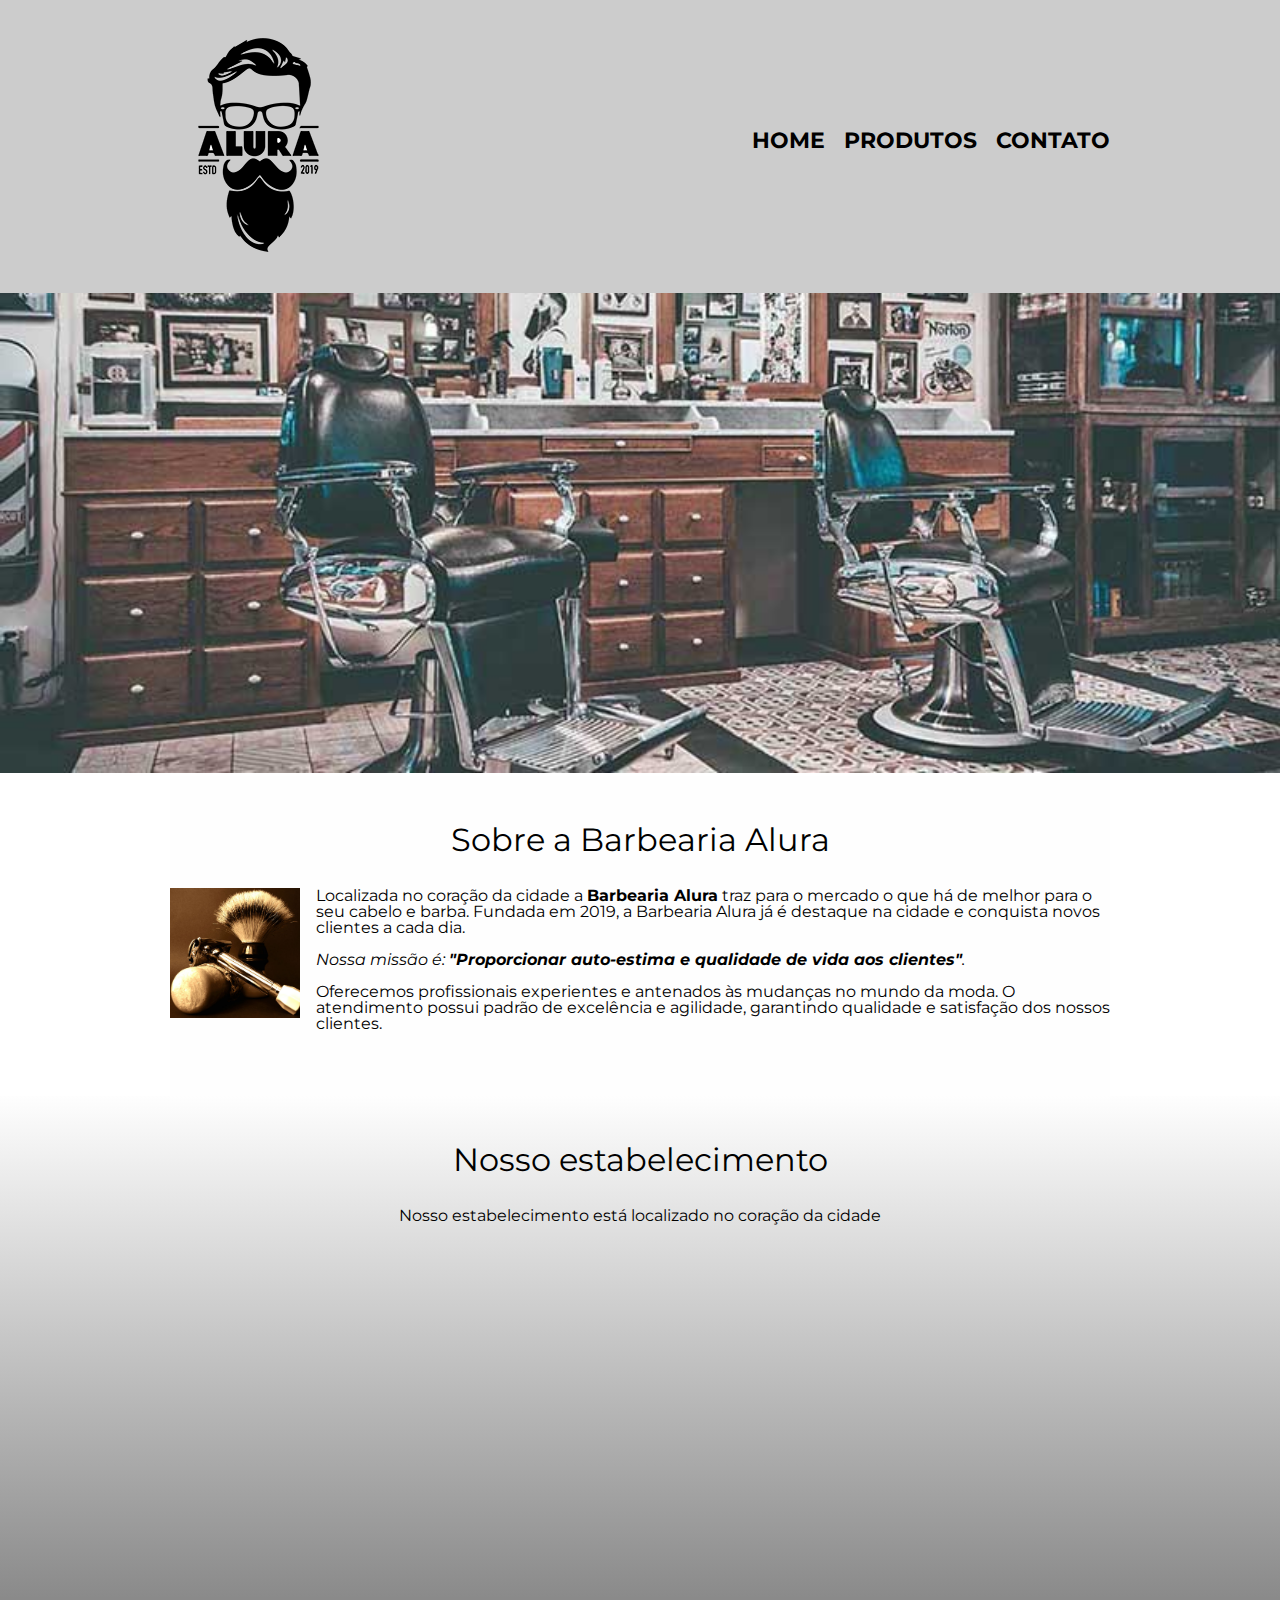
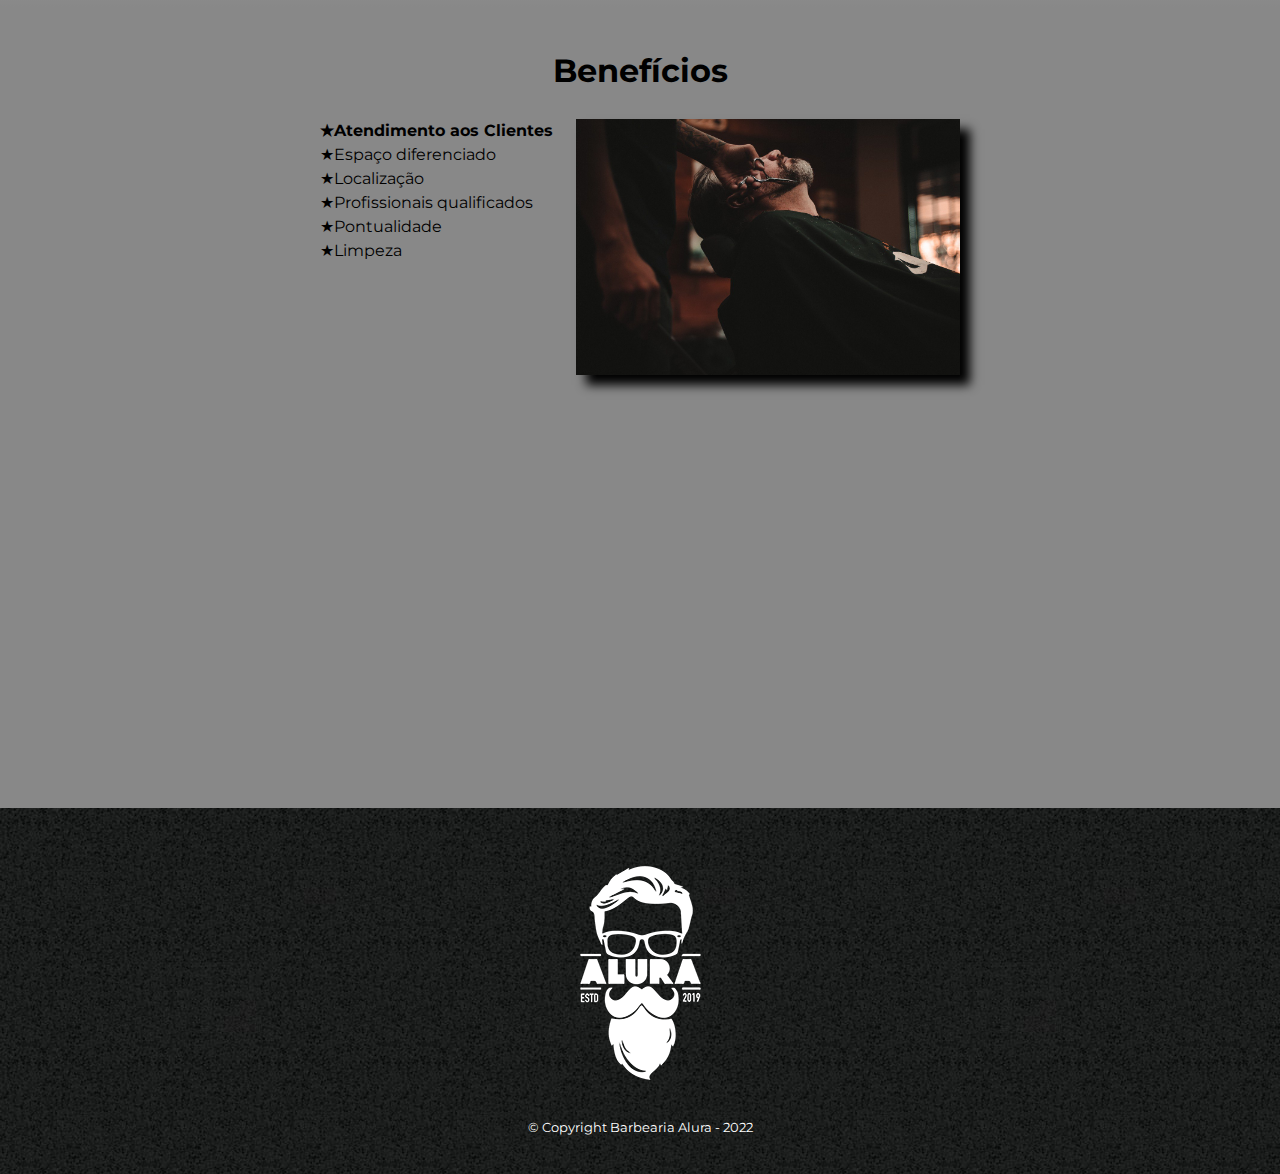
<file: Barbearia/index.html>
<!DOCTYPE html>
<html lang="pt-br">

<head>
    <meta charset="UTF-8">
    <meta name="viewport" content="width=device-width">
    <title>Barbearia Alura</title>
    <link rel="stylesheet" href="reset.css">
    <link rel="stylesheet" href="style.css">
    <link href="https://fonts.googleapis.com/css?family=Montserrat&display=swap" rel="stylesheet">
</head>

<body>
    <header>
        <div class="caixa">
            <h1><img src="logo.png" alt=""></h1>
            <nav>
                <ul>
                    <li><a href="index.html">Home</a></li>
                    <li><a href="produtos.html">Produtos</a></li>
                    <li><a href="contato.html">Contato</a></li>
                </ul>
            </nav>
        </div>
    </header>
    <img class="banner" src="banner.jpg" alt="Banner">

    <main>
        <section class="principal">
            <h2 class="titulo-principal">Sobre a Barbearia Alura</h2>
            <img class="utensilios" src="utensilios.jpg" alt="Utensilios de um barbeiro">
            <p>Localizada no coração da cidade a <strong>Barbearia Alura</strong> traz para o mercado
                o que há de melhor para o
                seu cabelo e barba. Fundada em 2019, a Barbearia Alura já é destaque na cidade e conquista novos
                clientes a cada dia.
            </p>
            <p id="missao"><em>Nossa missão é: <strong>"Proporcionar auto-estima e qualidade de
                        vida aos
                        clientes"</strong>.</em></p>
            <p>Oferecemos profissionais experientes e antenados às mudanças no mundo da moda. O
                atendimento possui padrão de excelência e agilidade, garantindo qualidade e satisfação dos nossos
                clientes.
            </p>
        </section>

        <section class="mapa">
            <h3 class="titulo-principal">Nosso estabelecimento</h3>
            <p>Nosso estabelecimento está localizado no coração da cidade</p>

            <div class="mapa-conteudo">
                <iframe
                    src="https://www.google.com/maps/embed?pb=!1m18!1m12!1m3!1d58513.70489917665!2d-46.72175464179691!3d-23.5646162!2m3!1f0!2f0!3f0!3m2!1i1024!2i768!4f13.1!3m3!1m2!1s0x94ce59541c6c79c3%3A0x36b90a85f0f8cb33!2sGrupo%20Alura!5e0!3m2!1spt-BR!2sbr!4v1658108039332!5m2!1spt-BR!2sbr"
                    width="100%" height="300" style="border:0;" allowfullscreen="" loading="lazy"
                    referrerpolicy="no-referrer-when-downgrade"></iframe>
            </div>
        </section>

        <section class="beneficios">
            <h3 class="titulo-principal">Benefícios</h3>

            <div class="conteudo-beneficios">
                <ul class="lista-beneficios">
                    <li class="itens">Atendimento aos Clientes</li>
                    <li class="itens">Espaço diferenciado</li>
                    <li class="itens">Localização</li>
                    <li class="itens">Profissionais qualificados</li>
                    <li class="itens">Pontualidade</li>
                    <li class="itens">Limpeza</li>
                </ul><img class="imagem-beneficios" src="beneficios.jpg" alt="">
            </div>

            <div class="video">
                <iframe width="100%" height="315" src="https://www.youtube.com/embed/wcVVXUV0YUY" frameborder="0"
                    allow="accelerometer; autoplay; encrypted-media; gyroscope; picture-in-picture"
                    allowfullscreen></iframe>
            </div>
        </section>
    </main>
    <footer>
        <img src="logo-branco.png" alt="">
        <p class="copyright">
            &copy; Copyright Barbearia Alura - 2022</p>
    </footer>
</body>

</html>
</file>
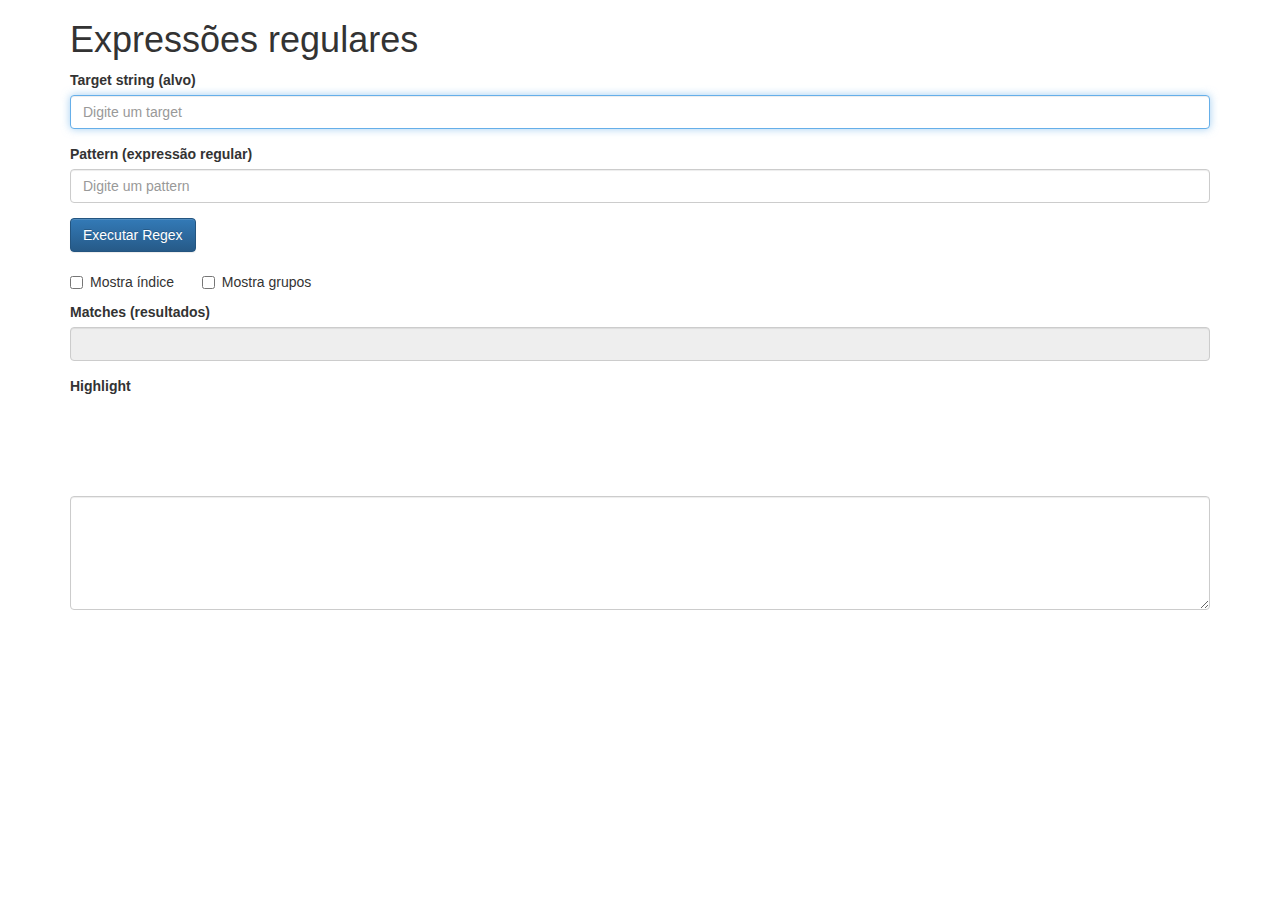
<file: regex/index.html>
<!DOCTYPE html>
<html>
<head>
    <meta charset="UTF-8">
    <title>Alura - Expressões regulares</title>
    <link rel="stylesheet" href="css/bootstrap.css">
    <link rel="stylesheet" href="css/bootstrap-theme.css"> 
</head>

<body class="container">
    
    <h1 class="text-left">Expressões regulares</h1>
    
    <form class="form" >
        
        <div class="form-group">
            <label for="target">Target string (alvo)</label>
            <input type="text" id="target" class="form-control" value="" autocomplete="off" required autofocus placeholder="Digite um target" />        
        </div>    
        
        <div class="form-group">
            <label for="pattern">Pattern (expressão regular)</label>
            <input type="text" id="pattern" class="form-control" value="" autocomplete="off" required  placeholder="Digite um pattern"/>
        </div>

        <div class="form-group">                
            <button class="btn btn-primary" onclick="executa(event)">Executar Regex</button>
        </div>

        <div class="checkbox">
            <label><input type="checkbox" id="mostraIndex" value="true" />Mostra índice </label>
            <label></label>
            <label><input type="checkbox" id="mostraGrupos" value="true" />Mostra grupos </label>
        </div>

        <div class="form-group">
            <label for="resultado" id="labelResultados">Matches (resultados)</label>
            <input type="text" id="resultado" class="form-control" value="" readonly />
        </div>

        <div class="form-group">
            <label for="resultado" id="labelHighlight">Highlight</label>
            <div id="highlightText" style="font-size:30px;"></div>
        </div>
        
    </form>

    <br />
    <br />
    <br />
    <br />

    <div class="form-group">

      <textarea class="form-control" rows="5" id="comment"></textarea>

    </div>
   <br />

    <script src="js/regex.js"></script>
    </body>
</html>
</file>
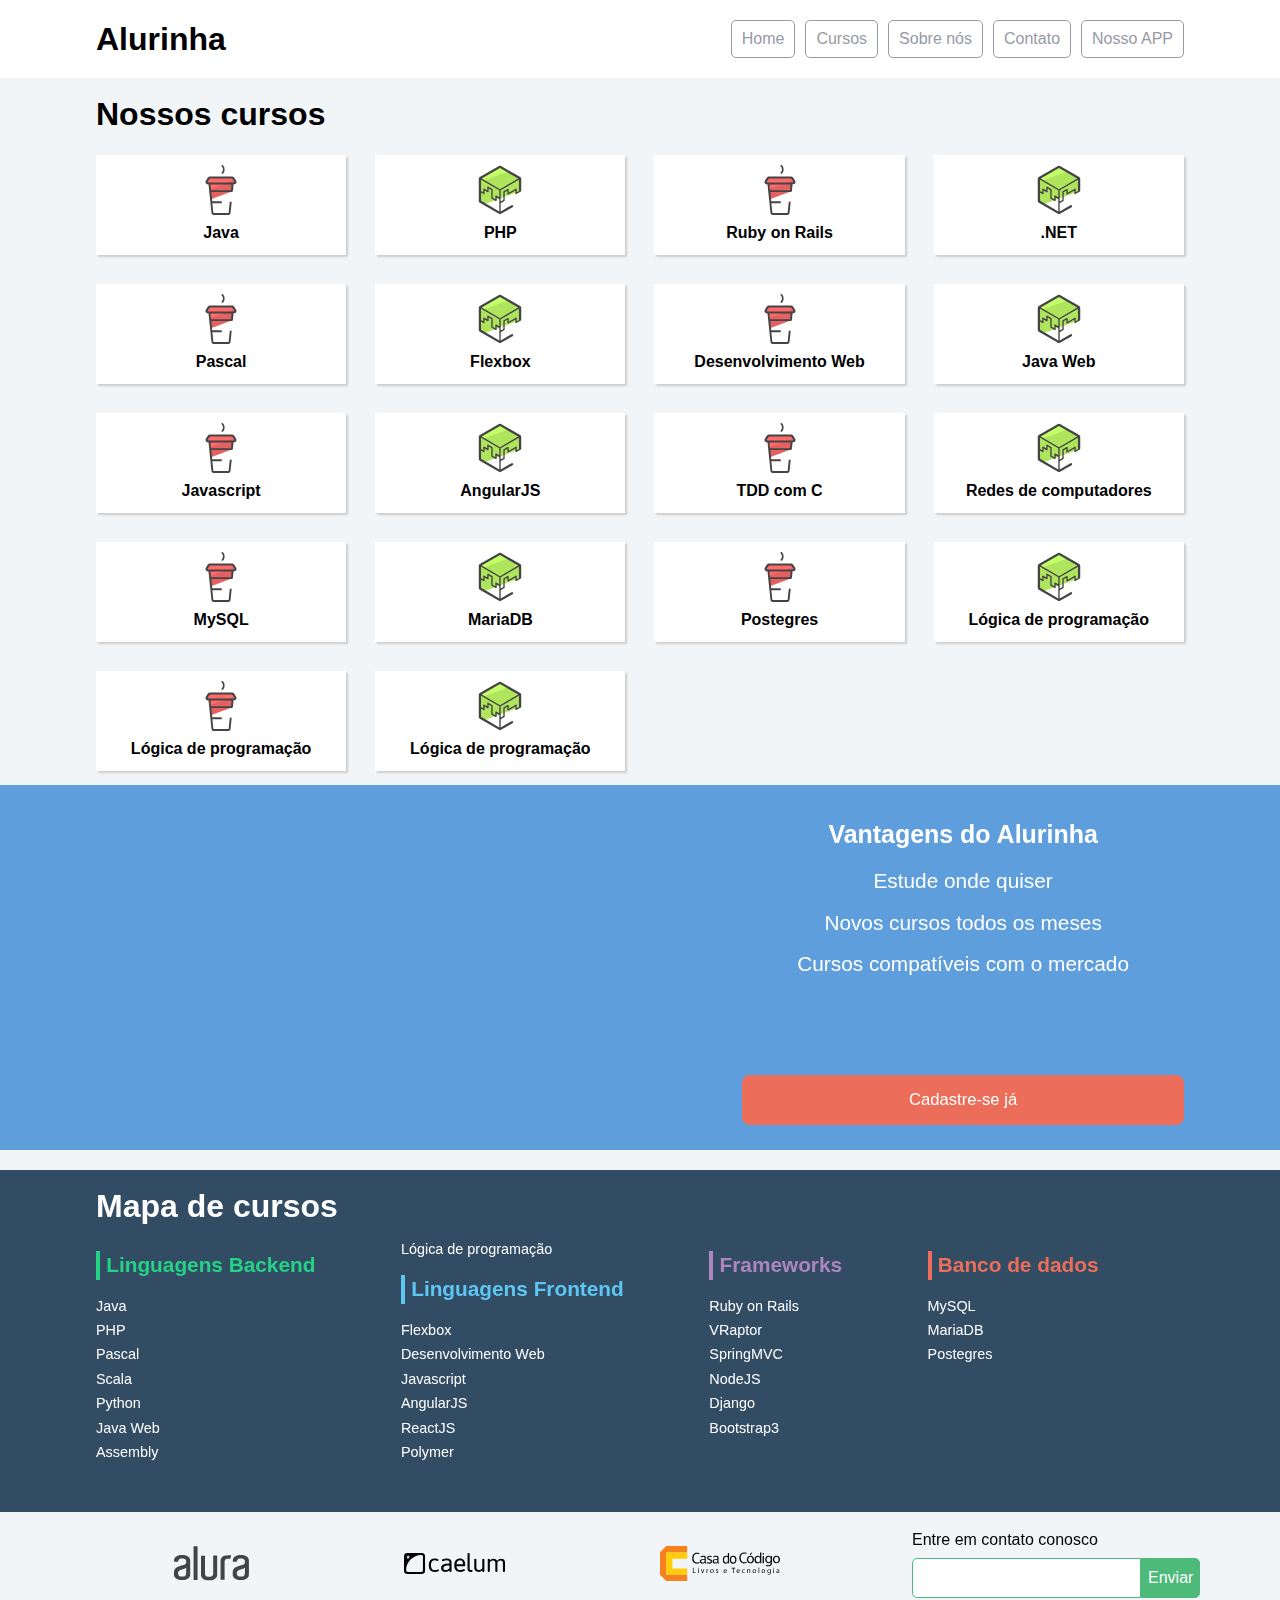
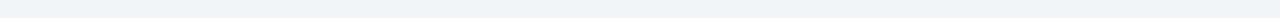
<file: Alurinha/Alurinha/index.html>
<!doctype html>
<html>
<head>
	<meta charset="utf-8">
	<meta name="viewport" content="width=device-width, initial-scale=1">
	<title>Alurinha | Cursos online</title>
	<link rel="stylesheet" href="css/reset.css">
	<link rel="stylesheet" href="css/style.css">
	<link rel="stylesheet" href="css/flexbox.css">
</head>
<body>

	<header class="cabecalhoPrincipal">
		<div class="container">
			<h1 class="cabecalhoPrincipal-titulo">
				<a href="#">Alurinha</a>
			</h1>

			<nav class="cabecalhoPrincipal-nav">
				<a class="cabecalhoPrincipal-nav-link" href="#">Home</a>
				<a class="cabecalhoPrincipal-nav-link" href="#">Cursos</a>
				<a class="cabecalhoPrincipal-nav-link" href="#">Sobre nós</a>
				<a class="cabecalhoPrincipal-nav-link" href="#">Contato</a>
				<a class="cabecalhoPrincipal-nav-link cabecalhoPrincipal-nav-link-app" href="#">Nosso APP</a>
			</nav>
		</div>

	</header>

	<main class="conteudoPrincipal">
		<div class="container">
			<h2 class="subtitulo">Nossos cursos</h2>

			<nav>
				<ul class="conteudoPrincipal-cursos">
					<li class="conteudoPrincipal-cursos-link"><a href="#">Java</a></li>
					<li class="conteudoPrincipal-cursos-link"><a href="#">PHP</a></li>
					<li class="conteudoPrincipal-cursos-link"><a href="#">Ruby on Rails</a></li>
					<li class="conteudoPrincipal-cursos-link"><a href="#">.NET</a></li>
					<li class="conteudoPrincipal-cursos-link"><a href="#">Pascal</a></li>
					<li class="conteudoPrincipal-cursos-link"><a href="#">Flexbox</a></li>
					<li class="conteudoPrincipal-cursos-link"><a href="#">Desenvolvimento Web</a></li>
					<li class="conteudoPrincipal-cursos-link"><a href="#">Java Web</a></li>
					<li class="conteudoPrincipal-cursos-link"><a href="#">Javascript</a></li>
					<li class="conteudoPrincipal-cursos-link"><a href="#">AngularJS</a></li>
					<li class="conteudoPrincipal-cursos-link"><a href="#">TDD com C</a></li>
					<li class="conteudoPrincipal-cursos-link"><a href="#">Redes de computadores</a></li>
					<li class="conteudoPrincipal-cursos-link"><a href="#">MySQL</a></li>
					<li class="conteudoPrincipal-cursos-link"><a href="#">MariaDB</a></li>
					<li class="conteudoPrincipal-cursos-link"><a href="#">Postegres</a></li>
					<li class="conteudoPrincipal-cursos-link"><a href="#">Lógica de programação</a></li>
					<li class="conteudoPrincipal-cursos-link"><a href="#">Lógica de programação</a></li>
					<li class="conteudoPrincipal-cursos-link"><a href="#">Lógica de programação</a></li>
				</ul>
			</nav>
		</div>

		<section class="videoSobre">
			<div class="container">
				<iframe class="videoSobre-video" width="560" height="315" src="https://www.youtube.com/embed/bIlOsJzBVaY?list=PLh2Y_pKOa4UcF1BYPJR3EIMRi3nWAUxIp" frameborder="0" allowfullscreen></iframe>
				
				<div class="videoSobre-sobre">
					<h2 class="videoSobre-sobre-title">Vantagens do Alurinha</h2>
					<ul class="videoSobre-sobre-list">
						<li class="videoSobre-sobre-item">Estude onde quiser</li>
						<li class="videoSobre-sobre-item">Novos cursos todos os meses</li>
						<li class="videoSobre-sobre-item">Cursos compatíveis com o mercado</li>
					</ul>
					<button class="videoSobre-button">Cadastre-se já</button>
				</div>
			</div>
		</section>

	</main>

	<footer class="rodapePrincipal">
		<div class="container">

			<section class="rodapePrincipal-navMap">
				<h3 class="subtitulo">Mapa de cursos</h3>
				<nav class="rodapePrincipal-navMap-list">

					<h4 class="navmap-list-title navmap-list-title-backend">Linguagens Backend</h4>
					<a class="rodapePrincipal-navMap-link" href="#">Java</a>
					<a class="rodapePrincipal-navMap-link" href="#">PHP</a>
					<a class="rodapePrincipal-navMap-link" href="#">Pascal</a>
					<a class="rodapePrincipal-navMap-link" href="#">Scala</a>
					<a class="rodapePrincipal-navMap-link" href="#">Python</a>
					<a class="rodapePrincipal-navMap-link" href="#">Java Web</a>
					<a class="rodapePrincipal-navMap-link" href="#">Assembly</a>
					<a class="rodapePrincipal-navMap-link" href="#">Lógica de programação</a>

					<h4 class="navmap-list-title navmap-list-title-frontend">Linguagens Frontend</h4>
					<a class="rodapePrincipal-navMap-link" href="#">Flexbox</a>
					<a class="rodapePrincipal-navMap-link" href="#">Desenvolvimento Web</a>
					<a class="rodapePrincipal-navMap-link" href="#">Javascript</a>
					<a class="rodapePrincipal-navMap-link" href="#">AngularJS</a>
					<a class="rodapePrincipal-navMap-link" href="#">ReactJS</a>
					<a class="rodapePrincipal-navMap-link" href="#">Polymer</a>
					
					<h4 class="navmap-list-title navmap-list-title-framework">Frameworks</h4>
					<a class="rodapePrincipal-navMap-link" href="#">Ruby on Rails</a>
					<a class="rodapePrincipal-navMap-link" href="#">VRaptor</a>
					<a class="rodapePrincipal-navMap-link" href="#">SpringMVC</a>
					<a class="rodapePrincipal-navMap-link" href="#">NodeJS</a>
					<a class="rodapePrincipal-navMap-link" href="#">Django</a>
					<a class="rodapePrincipal-navMap-link" href="#">Bootstrap3</a>

					<h4 class="navmap-list-title navmap-list-title-bancoDeDados">Banco de dados</h4>
					<a class="rodapePrincipal-navMap-link" href="#">MySQL</a>
					<a class="rodapePrincipal-navMap-link" href="#">MariaDB</a>
					<a class="rodapePrincipal-navMap-link" href="#">Postegres</a>

				</nav>
			</section>

		</div>

		<section class="rodapePrincipal-patrocinadores">
			<div class="container">
				<ul class="rodapePrincipal-patrocinadores-list">
					<li>
						<a class="rodapePrincipal-patrocinadores-list-link patrocinadores-list-link-alura" href="#">
							<img src="img/logos/alura.svg" alt="Logo da Alura">
						</a>
					</li>
					<li>
						<a class="rodapePrincipal-patrocinadores-list-link patrocinadores-list-link-caelum" href="#">
							<img src="img/logos/caelum.svg" alt="Logo da Caelum">
						</a>
					</li>
					<li>
						<a class="rodapePrincipal-patrocinadores-list-link patrocinadores-list-link-casaDoCodigo" href="#">
							<img src="img/logos/cdc.svg" alt="Logo da Casa do Código">
						</a>
					</li>
				</ul>
				<form class="rodapePrincipal-contatoForm" action="#">
					<fieldset>
						<legend class="rodapePrincipal-contatoForm-legend" for="email-contato">Entre em contato conosco</legend>
						<div class="rodapePrincipal-contatoForm-fieldset"> 
							<input class="rodapePrincipal-contatoForm-emailInput" type="email" name="email-contato" id="email-contato">
							<button class="rodapePrincipal-contatoForm-submit" type="submit">Enviar</button>
						</div>
					</fieldset>
				</form>
			</div>
		</section>
	</footer>

</body>
</html>
</file>
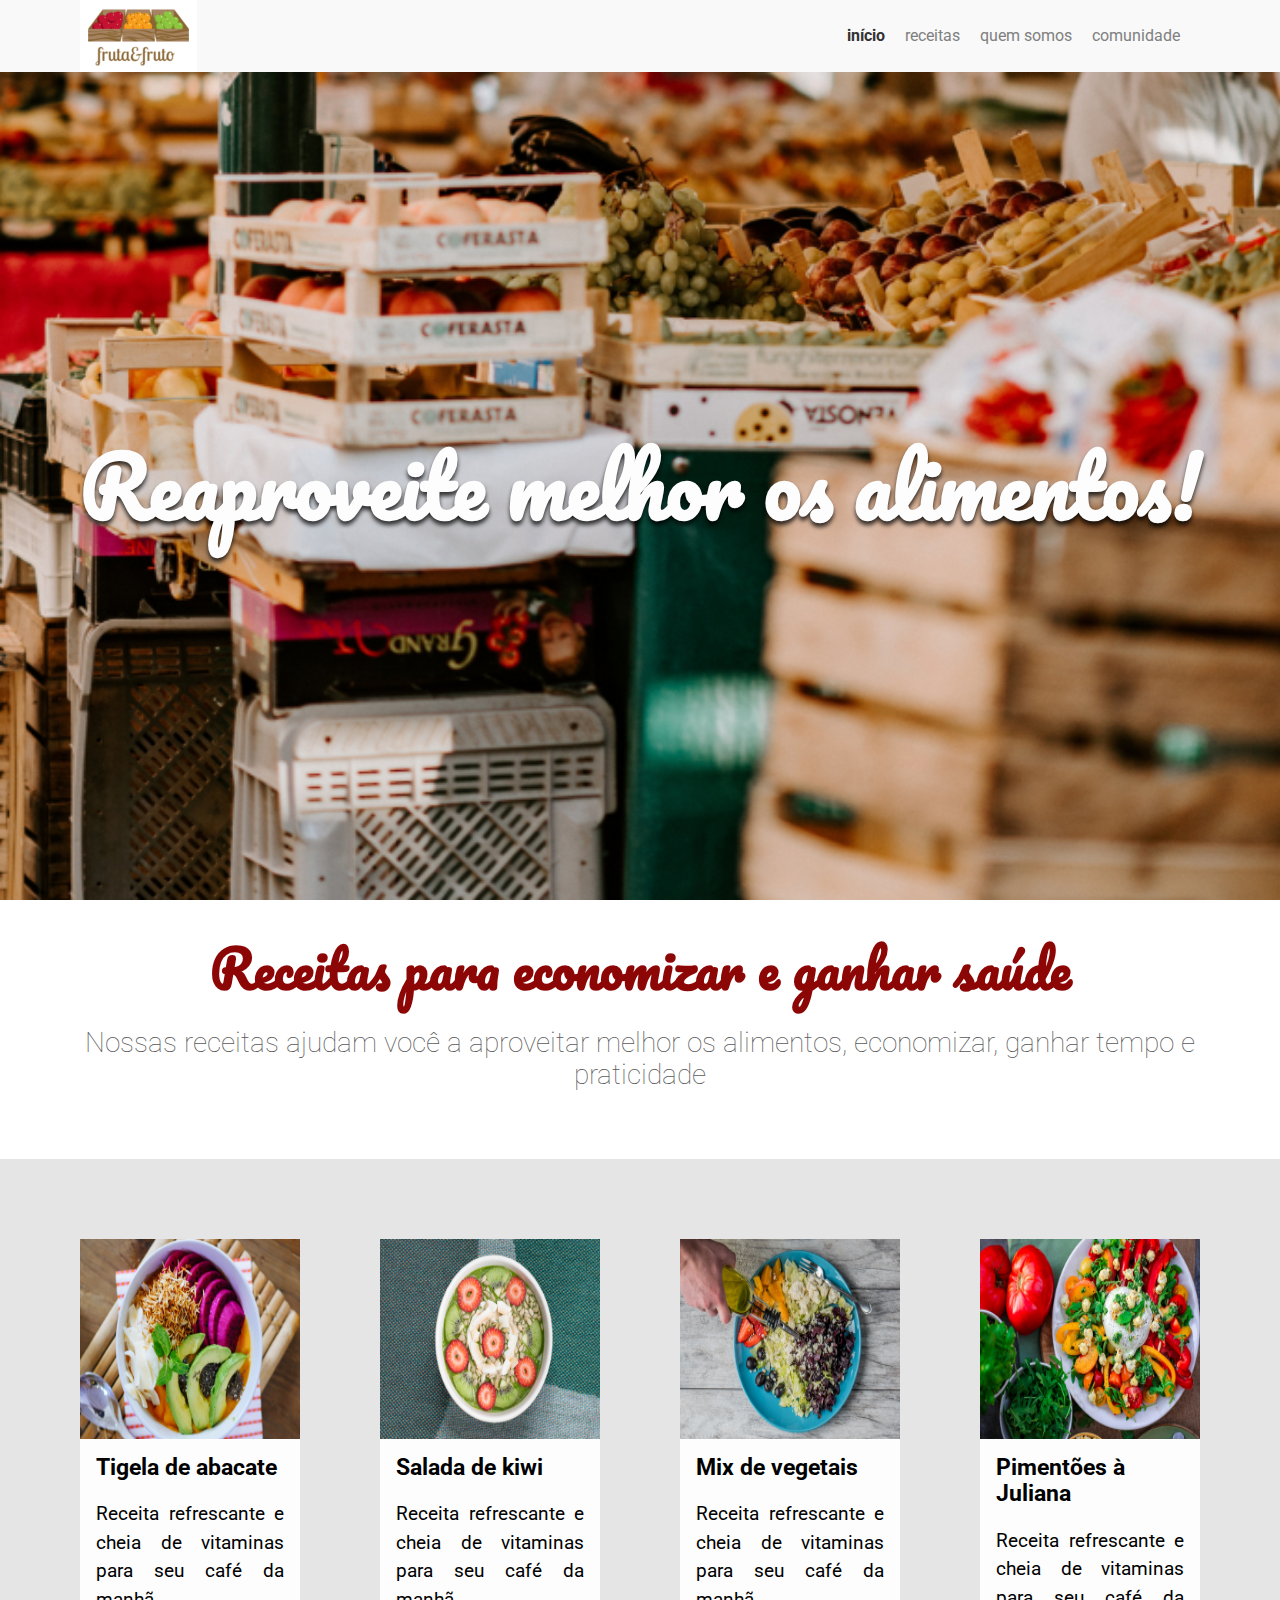
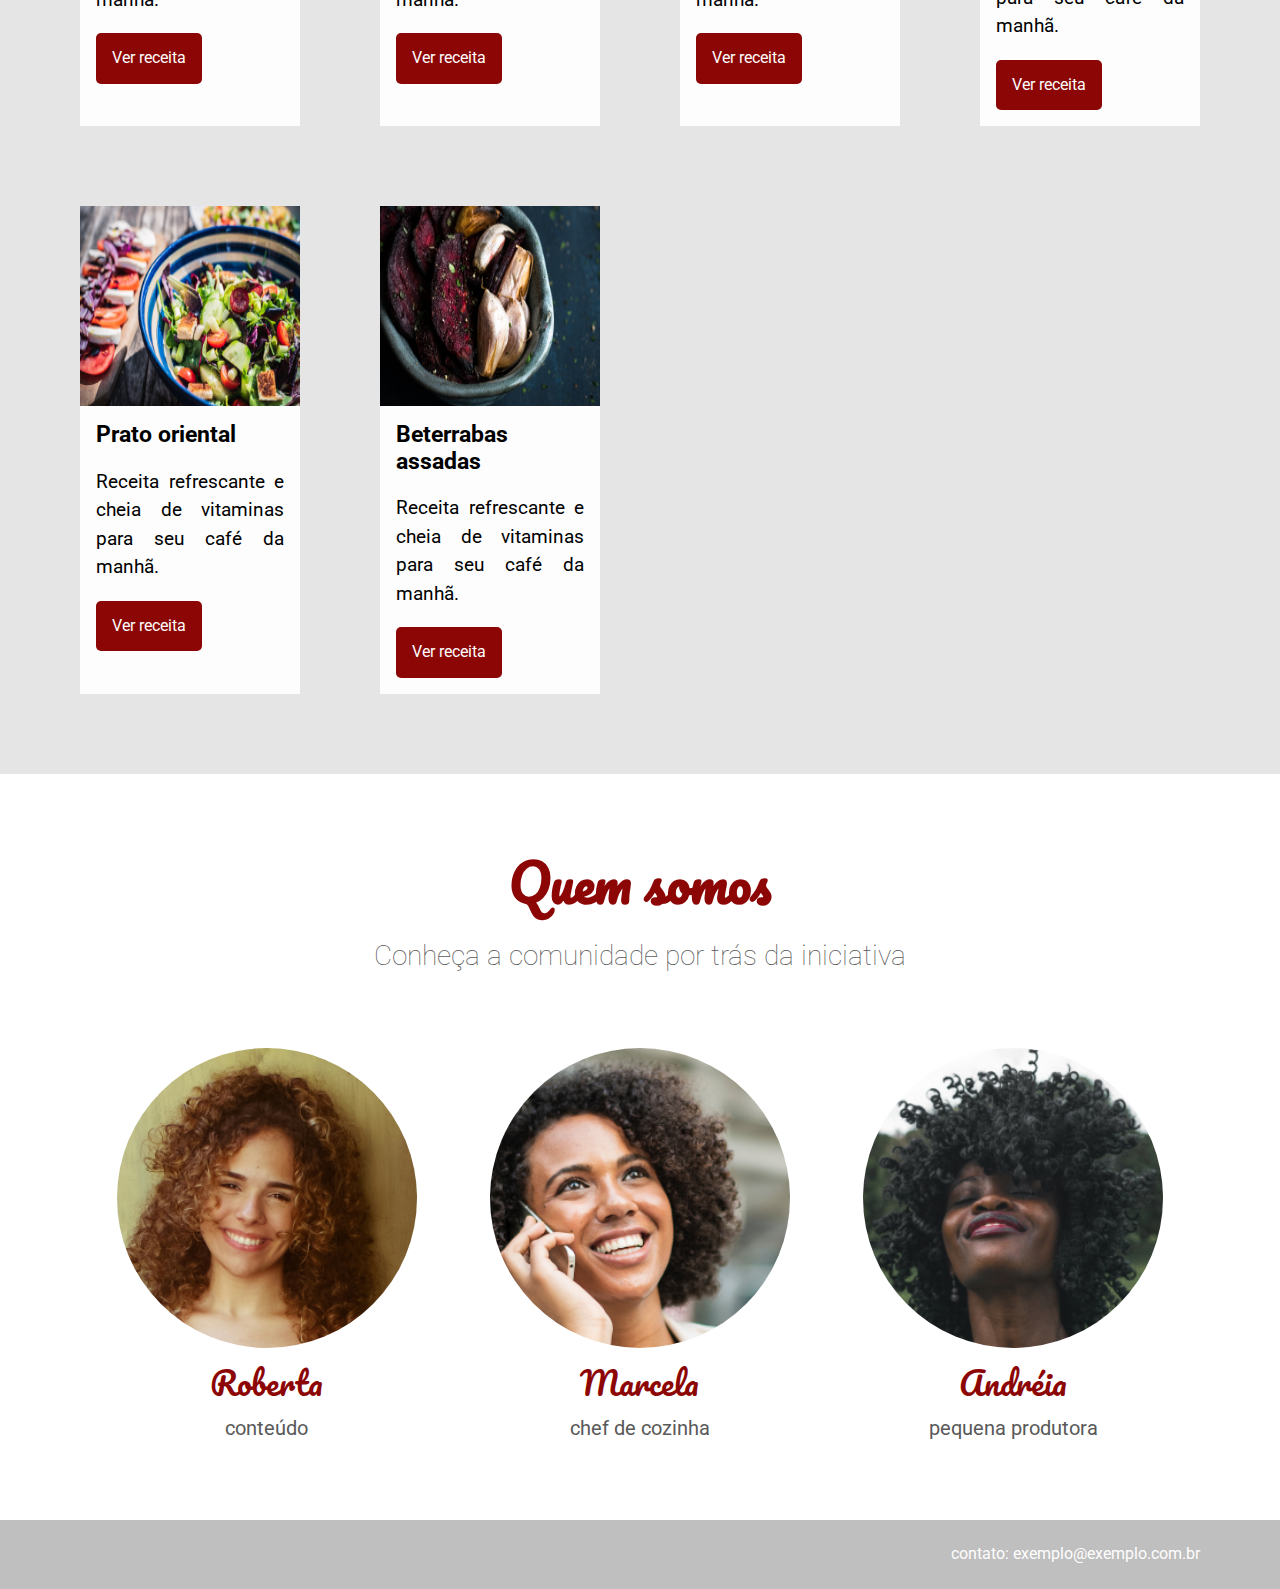
<file: FrutaeFruto/arquitetura-css-assets/index.html>
<!DOCTYPE html>
<html lang="pt-BR">

<head>
    <link href="https://fonts.googleapis.com/css?family=Pacifico|Roboto:100,300,400,500,700,900" rel="stylesheet" />
    <meta charset="UTF-8" />
    <meta name="viewport" content="width=device-width, initial-scale=1.0" />
    <meta http-equiv="X-UA-Compatible" content="ie=edge" />
    <title>Fruta & Fruto</title>
    <link href="./assets/css/normalize.css" rel="stylesheet" />
    <link href="./assets/css/reset.css" rel="stylesheet" />
    <link rel="stylesheet" href="./assets/css/cabecalho.css">
    <link rel="stylesheet" href="./assets/css/menu/menu-lista.css">
    <link rel="stylesheet" href="./assets/css/menu/menu-item.css">
    <link rel="stylesheet" href="./assets/css/menu/menu-link.css">
    <link rel="stylesheet" href="./assets/css/banner/banner.css">
    <link rel="stylesheet" href="./assets/css/banner/banner-imagem.css">
    <link rel="stylesheet" href="./assets/css/banner/banner-titulo.css">
    <link rel="stylesheet" href="./assets/css/sobre/sobre.css">
    <link rel="stylesheet" href="./assets/css/sobre/sobre-descricao.css">
    <link rel="stylesheet" href="./assets/css/sobre/sobre-titulo.css">
    <link href="./assets/css/receitas.css" rel="stylesheet" />
    <link href="./assets/css/receita/receita.css" rel="stylesheet" />
    <link href="./assets/css/receita/receita-botao.css" rel="stylesheet" />
    <link href="./assets/css/receita/receita-conteudo.css" rel="stylesheet" />
    <link href="./assets/css/receita/receita-descricao.css" rel="stylesheet" />
    <link href="./assets/css/receita/receita-imagem.css" rel="stylesheet" />
    <link href="./assets/css/receita/receita-titulo.css" rel="stylesheet" />
    <link rel="stylesheet" href="./assets/css/receitas.css">
    <link rel="stylesheet" href="./assets/css/quemSomos/quemSomos.css">
    <link rel="stylesheet" href="./assets/css/quemSomos/quemSomos-titulos.css">
    <link rel="stylesheet" href="./assets/css/quemSomos/quemSomos-descricao.css">
    <link rel="stylesheet" href="./assets/css/pessoas.css">
    <link rel="stylesheet" href="./assets/css/pessoa/pessoa.css">
    <link rel="stylesheet" href="./assets/css/pessoa/pessoa-funcao.css">
    <link rel="stylesheet" href="./assets/css/pessoa/pessoa-imagem.css">
    <link rel="stylesheet" href="./assets/css/pessoa/pessoa-nome.css">
    <link rel="stylesheet" href="./assets/css/rodape.css">
    <link rel="stylesheet" href="./assets/css/logo.css">
</head>

<body>
    <header class="cabecalho">
        <img class="logo" src="./assets/img/logo.jpg" alt="Fruta e Fruto">
        <nav class="menu">
            <ul class="menu__lista">
                <li class="menu__item"><a class="menu__link ativo" href="index.html">inÍcio</a></li>
                <li class="menu__item"><a class="menu__link" href="#">Receitas</a></li>
                <li class="menu__item"><a class="menu__link" href="#">Quem somos</a></li>
                <li class="menu__item"><a class="menu__link" href="#">Comunidade</a></li>
            </ul>
        </nav>
    </header>

    <section class="banner">
        <div class="banner__imagem" src="./assets/img/banner.jpg" alt="banner"></div>
        <h2 class="banner__titulo">Reaproveite melhor os alimentos!</h2>
    </section>

    <section class="sobre">
        <h2 class="sobre__titulo">Receitas para economizar e ganhar saúde</h2>
        <p class="sobre__descricao">Nossas receitas ajudam você a aproveitar melhor os alimentos, economizar, ganhar
            tempo e praticidade</p>
    </section>

    <section class="receitas">
        <div class="receita">
            <img alt="Tigela de abacate" class="receita__imagem" src="./assets/img/receitas/tigela-de-abacate.jpg" />
            <div class="receita__conteudo">
                <h4 class="receita__titulo">Tigela de abacate</h4>
                <p class="receita__descricao">Receita refrescante e cheia de vitaminas para seu café da manhã.</p>
                <button class="receita__botao">Ver receita</button>
            </div>
        </div>
        <div class="receita">
            <img alt="Salada de kiwi" class="receita__imagem" src="./assets/img/receitas/salada-de-kiwi.jpg" />
            <div class="receita__conteudo">
                <h4 class="receita__titulo">Salada de kiwi</h4>
                <p class="receita__descricao">Receita refrescante e cheia de vitaminas para seu café da manhã.</p>
                <button class="receita__botao">Ver receita</button>
            </div>
        </div>
        <div class="receita">
            <img alt="Mix de vegetais" class="receita__imagem" src="./assets/img/receitas/mix-de-vegetais.jpg" />
            <div class="receita__conteudo">
                <h4 class="receita__titulo">Mix de vegetais</h4>
                <p class="receita__descricao">Receita refrescante e cheia de vitaminas para seu café da manhã.</p>
                <button class="receita__botao">Ver receita</button>
            </div>
        </div>
        <div class="receita">
            <img alt="Pimentões à Juliana" class="receita__imagem"
                src="./assets/img/receitas/pimentoes-a-juliana.jpg" />
            <div class="receita__conteudo">
                <h4 class="receita__titulo">Pimentões à Juliana</h4>
                <p class="receita__descricao">Receita refrescante e cheia de vitaminas para seu café da manhã.</p>
                <button class="receita__botao">Ver receita</button>
            </div>
        </div>
        <div class="receita">
            <img alt="Prato oriental" class="receita__imagem" src="./assets/img/receitas/prato-oriental.jpg" />
            <div class="receita__conteudo">
                <h4 class="receita__titulo">Prato oriental</h4>
                <p class="receita__descricao">Receita refrescante e cheia de vitaminas para seu café da manhã.</p>
                <button class="receita__botao">Ver receita</button>
            </div>
        </div>
        <div class="receita">
            <img alt="Beterrabas assadas" class="receita__imagem" src="./assets/img/receitas/beterrabas-assadas.jpg" />
            <div class="receita__conteudo">
                <h4 class="receita__titulo">Beterrabas assadas</h4>
                <p class="receita__descricao">Receita refrescante e cheia de vitaminas para seu café da manhã.</p>
                <button class="receita__botao">Ver receita</button>
            </div>
        </div>
    </section>

    <section class="quem-somos">
        <h3 class="quem-somos__titulo">Quem somos</h3>
        <p class="quem-somos__descricao">Conheça a comunidade por trás da iniciativa</p>

        <div class="pessoas">
            <div class="pessoa">
                <div class="pessoa__imagem pessoa__imagem--roberta"></div>
                <span class="pessoa__nome">Roberta</span>
                <span class="pessoa__funcao">Conteúdo</span>
            </div>
            <div class="pessoa">
                <div class="pessoa__imagem pessoa__imagem--marcela"></div>
                <span class="pessoa__nome">Marcela</span>
                <span class="pessoa__funcao">Chef de cozinha</span>
            </div>
            <div class="pessoa">
                <div class="pessoa__imagem pessoa__imagem--andreia"></div>
                <span class="pessoa__nome">Andréia</span>
                <span class="pessoa__funcao">Pequena Produtora</span>
            </div>
        </div>
    </section>
    <footer class="rodape">
        Contato: exemplo@exemplo.com.br
    </footer>
</body>

</html>
</file>
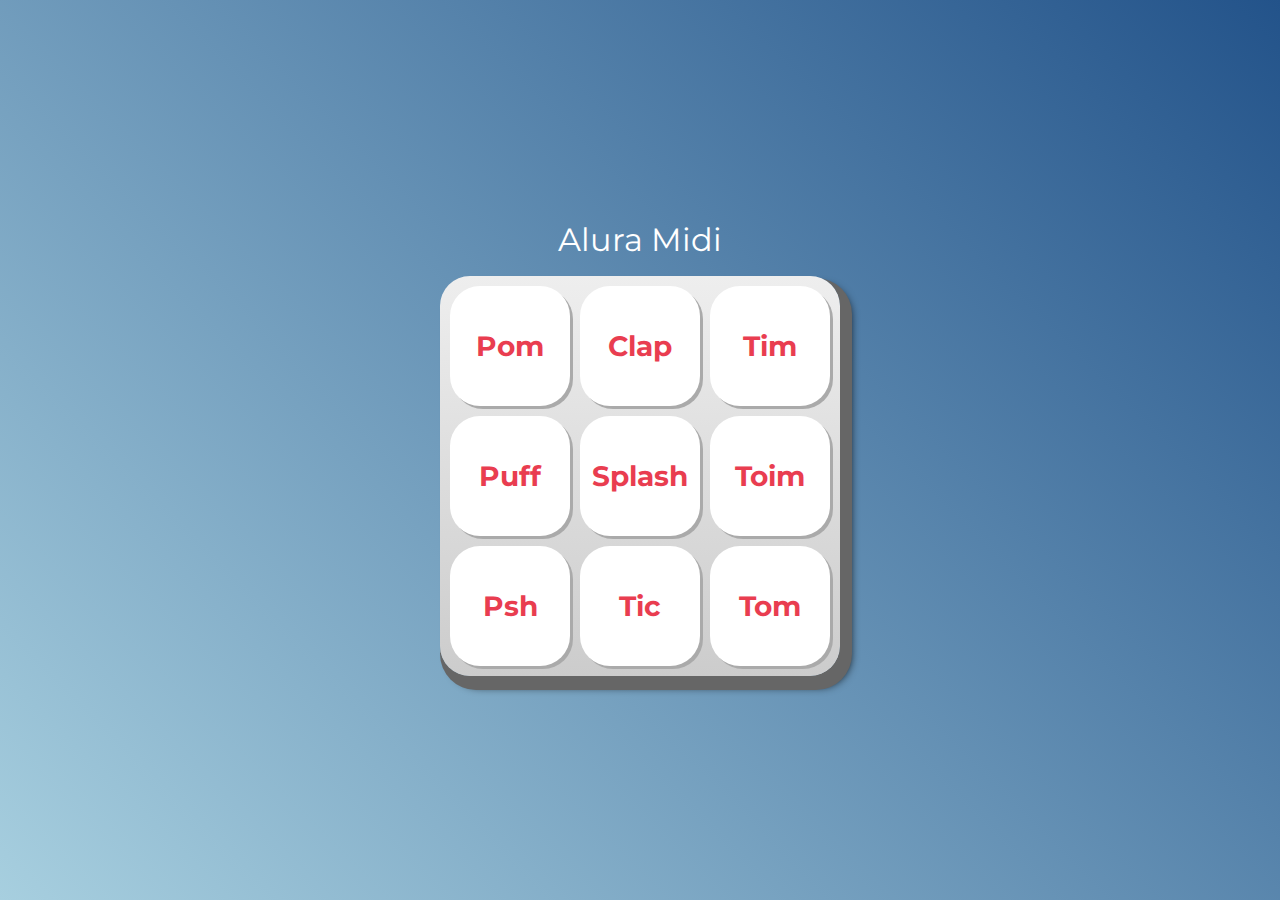
<file: JavaScript para Web Crie páginas dinâmicas/aluramidi-curso-arquivos-iniciais/index.html>
<!DOCTYPE html>
<html lang="pt-BR">
<head>
    <meta charset="UTF-8">
    <meta http-equiv="X-UA-Compatible" content="IE=edge">
    <meta name="viewport" content="width=device-width, initial-scale=1.0">

    <title>Alura MIDI</title>

    <link rel="preconnect" href="https://fonts.googleapis.com">
    <link rel="preconnect" href="https://fonts.gstatic.com" crossorigin>
    <link href="https://fonts.googleapis.com/css2?family=Montserrat:wght@500;600&display=swap" rel="stylesheet">

    <link rel="icon" type="image/png" href="images/bateria.png">
    <link rel="stylesheet" href="css/reset.css">
    <link rel="stylesheet" href="css/estilos.css">

</head>
<body>

    <h1>Alura Midi</h1>

    <section class="teclado">
        <button class="tecla tecla_pom">Pom</button>
        <button class="tecla tecla_clap">Clap</button>
        <button class="tecla tecla_tim">Tim</button>

        <button class="tecla tecla_puff">Puff</button>
        <button class="tecla tecla_splash">Splash</button>
        <button class="tecla tecla_toim">Toim</button>

        <button class="tecla tecla_psh">Psh</button>
        <button class="tecla tecla_tic">Tic</button>
        <button class="tecla tecla_tom">Tom</button>
    </section>

    <audio src="sounds/keyq.wav" id="som_tecla_pom"></audio>
    <audio src="sounds/keyw.wav" id="som_tecla_clap"></audio>
    <audio src="sounds/keye.wav" id="som_tecla_tim"></audio>
    <audio src="sounds/keya.wav" id="som_tecla_puff"></audio>
    <audio src="sounds/keys.wav" id="som_tecla_splash"></audio>
    <audio src="sounds/keyd.wav" id="som_tecla_toim"></audio>
    <audio src="sounds/keyz.wav" id="som_tecla_psh"></audio>
    <audio src="sounds/keyx.wav" id="som_tecla_tic"></audio>
    <audio src="sounds/keyc.wav" id="som_tecla_tom"></audio>

    <script src="main.js"></script>
</body>
</html>
</file>
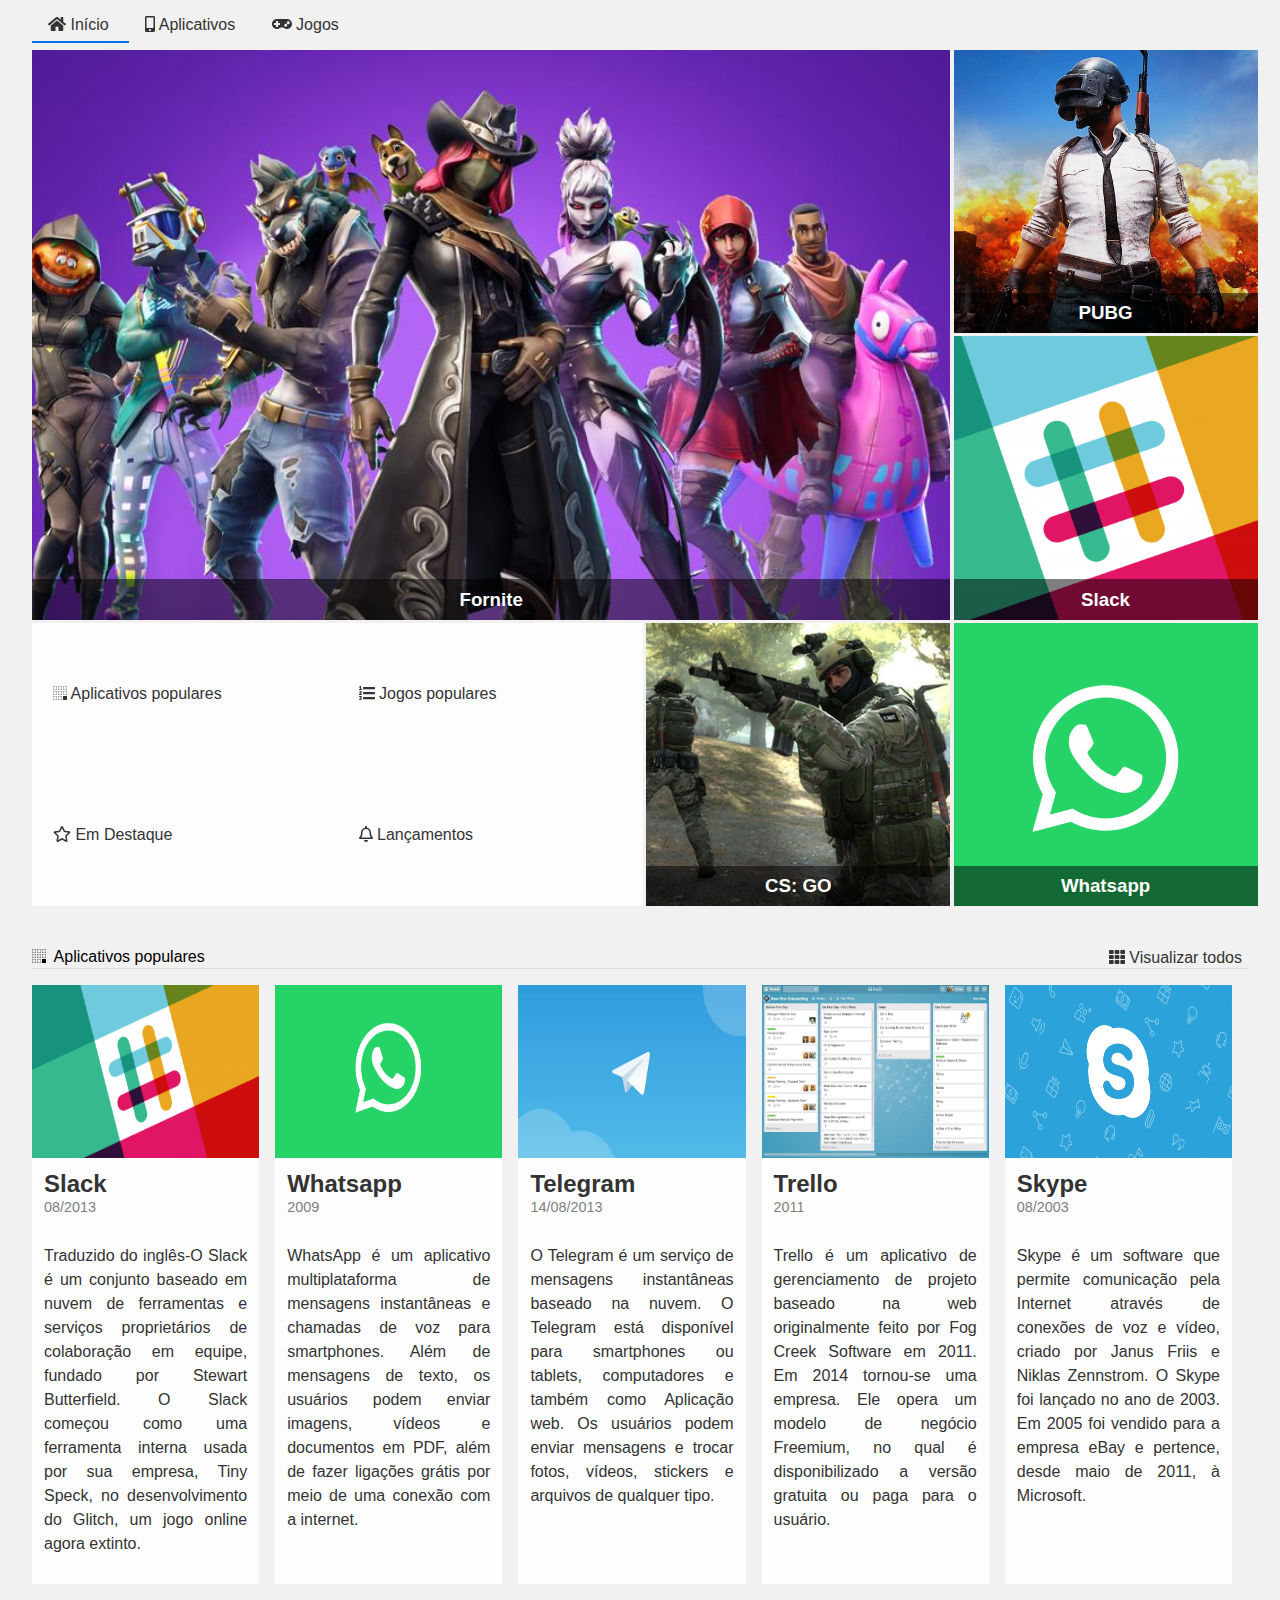
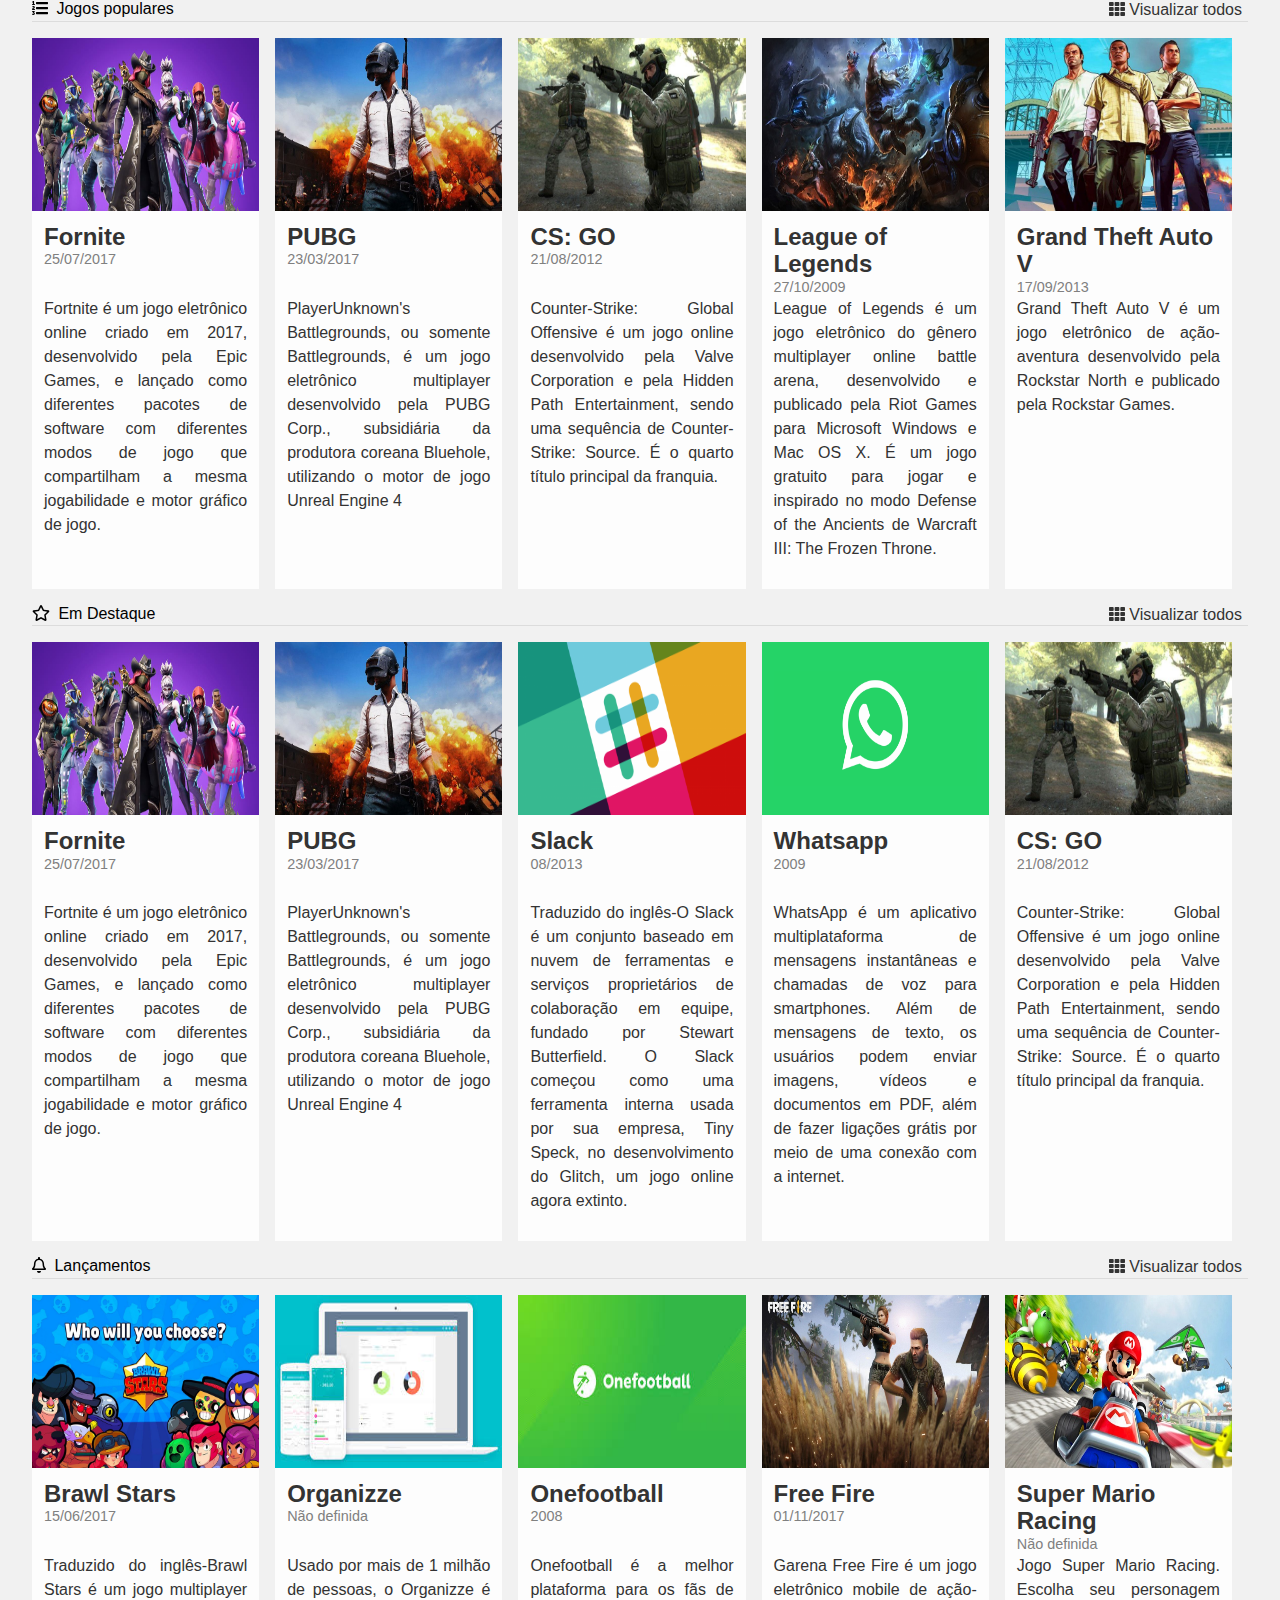
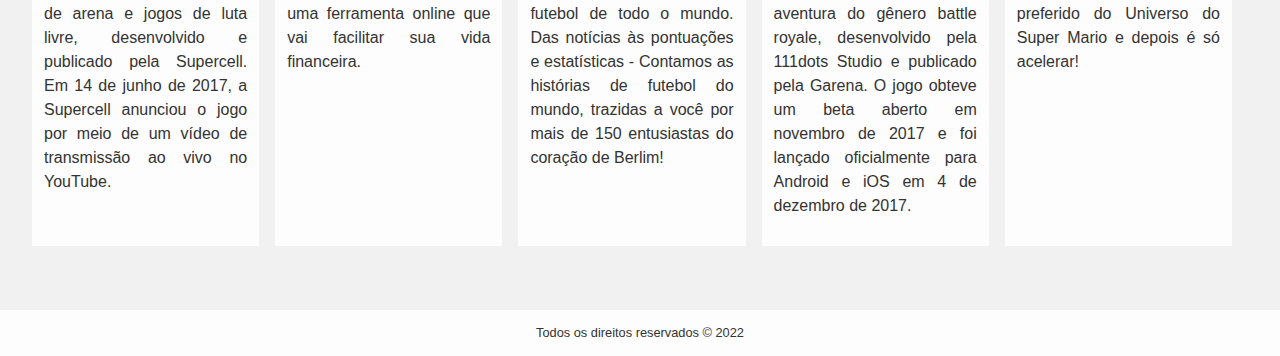
<file: Projeto Inicial Grid Layout/alura-store/index.html>
<!DOCTYPE html>
<html lang="en">

<head>
    <meta charset="UTF-8">
    <meta name="viewport" content="width=device-width, initial-scale=1.0">
    <meta http-equiv="X-UA-Compatible" content="ie=edge">
    <title>Alura Store | Baixe nossos aplicativos e jogos</title>
    <link href="./assets/css/normalize.css" rel="stylesheet">
    <link href="./assets/css/reset.css" rel="stylesheet">
    <link href="./assets/css/style.css" rel="stylesheet">
    <link rel="stylesheet" href="./assets/css/destaques.css">
    <link rel="stylesheet" href="./assets/css/populares.css">
    <link rel="stylesheet" href="./assets/css/menu.css">
    <link rel="stylesheet" href="./assets/css/responsivo.css">
</head>

<body class="app">
    <header class="cabecalho">
        <nav class="menu">
            <ul class="menu__lista">
                <li class="menu__item">
                    <a class="menu__link ativo" href="#">
                        <i class="fas fa-home"></i>
                        Início
                    </a>
                    <a class="menu__link" href="#">
                        <i class="fas fa-mobile-alt"></i>
                        Aplicativos</a>
                    <a class="menu__link" href="#">
                        <i class="fas fa-gamepad"></i>
                        Jogos
                    </a>
                </li>
            </ul>
        </nav>
    </header>
    <main class="conteudo">

        <section class="destaques">
            <div class="destaques__principal caixa">
                <h3 class="destaques__titulo">Fornite</h3>
            </div>
            <div class="destaques__secundario caixa">
                <h3 class="destaques__titulo">PUBG</h3>
            </div>
            <div class="destaques__secundario caixa">
                <h3 class="destaques__titulo">Slack</h3>
            </div>
            <div class="destaques__secundario caixa">
                <h3 class="destaques__titulo">Whatsapp</h3>
            </div>
            <div class="destaques__secundario caixa">
                <h3 class="destaques__titulo">CS: GO</h3>
            </div>
            <div class="destaques__categorias">
                <ul class="destaques__categorias___lista">
                    <li class="destaques__categorias___item">
                        <a class="destaques__categorias___link" href="#">
                            <i class="destaques__categorias___icone fab fa-buromobelexperte"></i>
                            Aplicativos populares
                        </a>
                    </li>
                    <li class="destaques__categorias___item">
                        <a class="destaques__categorias___link" href="#">
                            <i class="fas fa-list-ol"></i>
                            Jogos populares
                        </a>
                    </li>
                    <li class="destaques__categorias___item">
                        <a class="destaques__categorias___link" href="#">
                            <i class="far fa-star"></i>
                            Em Destaque
                        </a>
                    </li>
                    <li class="destaques__categorias___item">
                        <a class="destaques__categorias___link" href="#">
                            <i class="far fa-bell"></i>
                            Lançamentos
                        </a>
                    </li>
                </ul>
            </div>
        </section>

        <section class="populares">
            <div class="populares__itens">
                <div class="populares__info">
                    <div class="populares__cabecalho">
                        <h4 class="populares__titulo">
                            <i class="populares__icone fab fa-buromobelexperte"></i>
                            Aplicativos populares
                        </h4>
                        <button class="populares__botao">
                            <i class="fas fa-th"></i>
                            Visualizar todos
                        </button>
                    </div>
                </div>
                <div class="populares__conteudo">
                    <div class="populares__card">
                        <img class="populares__card___imagem" src="./assets/img/slack.png">
                        <div class="populares__card___corpo">
                            <div class="populares__card___cabecalho">
                                <h5 class="populares__card___titulo">Slack</h5>
                                <time class="populares__card___data" datetime="2013-08-01">08/2013</time>
                            </div>
                            <div class="populares__card___descricao">
                                Traduzido do inglês-O Slack é um conjunto baseado em nuvem de ferramentas e serviços
                                proprietários de colaboração em equipe, fundado por Stewart Butterfield. O Slack começou
                                como uma ferramenta interna usada por sua empresa, Tiny Speck, no desenvolvimento do
                                Glitch, um jogo online agora extinto.
                            </div>
                        </div>
                    </div>
                    <div class="populares__card">
                        <img class="populares__card___imagem" src="./assets/img/whatsapp.png">
                        <div class="populares__card___corpo">
                            <div class="populares__card___cabecalho">
                                <h5 class="populares__card___titulo">Whatsapp</h5>
                                <time class="populares__card___data" datetime="20090-01-01">2009</time>
                            </div>
                            <div class="populares__card___descricao">
                                WhatsApp é um aplicativo multiplataforma de mensagens instantâneas e chamadas de voz
                                para smartphones. Além de mensagens de texto, os usuários podem enviar imagens, vídeos e
                                documentos em PDF, além de fazer ligações grátis por meio de uma conexão com a internet.
                            </div>
                        </div>
                    </div>
                    <div class="populares__card">
                        <img class="populares__card___imagem" src="./assets/img/telegram.jpeg">
                        <div class="populares__card___corpo">
                            <div class="populares__card___cabecalho">
                                <h5 class="populares__card___titulo">Telegram</h5>
                                <time class="populares__card___data" datetime="2013-08-14">14/08/2013</time>
                            </div>
                            <div class="populares__card___descricao">
                                O Telegram é um serviço de mensagens instantâneas baseado na nuvem. O Telegram está
                                disponível para smartphones ou tablets, computadores e também como Aplicação web. Os
                                usuários podem enviar mensagens e trocar fotos, vídeos, stickers e arquivos de qualquer
                                tipo.
                            </div>
                        </div>
                    </div>
                    <div class="populares__card">
                        <img class="populares__card___imagem" src="./assets/img/trello.jpg">
                        <div class="populares__card___corpo">
                            <div class="populares__card___cabecalho">
                                <h5 class="populares__card___titulo">Trello</h5>
                                <time class="populares__card___data" datetime="2011-01-01">2011</time>
                            </div>
                            <div class="populares__card___descricao">
                                Trello é um aplicativo de gerenciamento de projeto baseado na web originalmente feito
                                por Fog Creek Software em 2011. Em 2014 tornou-se uma empresa. Ele opera um modelo de
                                negócio Freemium, no qual é disponibilizado a versão gratuita ou paga para o usuário.
                            </div>
                        </div>
                    </div>
                    <div class="populares__card">
                        <img class="populares__card___imagem" src="./assets/img/skype.png">
                        <div class="populares__card___corpo">
                            <div class="populares__card___cabecalho">
                                <h5 class="populares__card___titulo">Skype</h5>
                                <time class="populares__card___data" datetime="2003-08-01">08/2003</time>
                            </div>
                            <div class="populares__card___descricao">
                                Skype é um software que permite comunicação pela Internet através de conexões de voz e
                                vídeo, criado por Janus Friis e Niklas Zennstrom. O Skype foi lançado no ano de 2003. Em
                                2005 foi vendido para a empresa eBay e pertence, desde maio de 2011, à Microsoft.
                            </div>
                        </div>
                    </div>
                </div>
            </div>
            <div class="populares__itens">
                <div class="populares__info">
                    <div class="populares__cabecalho">
                        <h4 class="populares__titulo">
                            <i class="populares__icone fas fa-list-ol"></i>
                            Jogos populares
                        </h4>
                        <button class="populares__botao">
                            <i class="fas fa-th"></i>
                            Visualizar todos
                        </button>
                    </div>
                </div>
                <div class="populares__conteudo">
                    <div class="populares__card">
                        <img class="populares__card___imagem" src="./assets/img/fortnite.jpg">
                        <div class="populares__card___corpo">
                            <div class="populares__card___cabecalho">
                                <h5 class="populares__card___titulo">Fornite</h5>
                                <time class="populares__card___data" datetime="2017-07-25">25/07/2017</time>
                            </div>
                            <div class="populares__card___descricao">
                                Fortnite é um jogo eletrônico online criado em 2017, desenvolvido pela Epic Games, e
                                lançado como diferentes pacotes de software com diferentes modos de jogo que
                                compartilham a mesma jogabilidade e motor gráfico de jogo.
                            </div>
                        </div>
                    </div>
                    <div class="populares__card">
                        <img class="populares__card___imagem" src="./assets/img/pubg.jpg">
                        <div class="populares__card___corpo">
                            <div class="populares__card___cabecalho">
                                <h5 class="populares__card___titulo">PUBG</h5>
                                <time class="populares__card___data" datetime="2017-03-23">23/03/2017</time>
                            </div>
                            <div class="populares__card___descricao">
                                PlayerUnknown's Battlegrounds, ou somente Battlegrounds, é um jogo eletrônico
                                multiplayer desenvolvido pela PUBG Corp., subsidiária da produtora coreana Bluehole,
                                utilizando o motor de jogo Unreal Engine 4
                            </div>
                        </div>
                    </div>
                    <div class="populares__card">
                        <img class="populares__card___imagem" src="./assets/img/cs-go.jpg">
                        <div class="populares__card___corpo">
                            <div class="populares__card___cabecalho">
                                <h5 class="populares__card___titulo">CS: GO</h5>
                                <time class="populares__card___data" datetime="2012-08-21">21/08/2012</time>
                            </div>
                            <div class="populares__card___descricao">
                                Counter-Strike: Global Offensive é um jogo online desenvolvido pela Valve Corporation e
                                pela Hidden Path Entertainment, sendo uma sequência de Counter-Strike: Source. É o
                                quarto título principal da franquia.
                            </div>
                        </div>
                    </div>
                    <div class="populares__card">
                        <img class="populares__card___imagem" src="./assets/img/lol.jpg">
                        <div class="populares__card___corpo">
                            <div class="populares__card___cabecalho">
                                <h5 class="populares__card___titulo">League of Legends</h5>
                                <time class="populares__card___data" datetime="2009-10-27">27/10/2009</time>
                            </div>
                            <div class="populares__card___descricao">
                                League of Legends é um jogo eletrônico do gênero multiplayer online battle arena,
                                desenvolvido e publicado pela Riot Games para Microsoft Windows e Mac OS X. É um jogo
                                gratuito para jogar e inspirado no modo Defense of the Ancients de Warcraft III: The
                                Frozen Throne.
                            </div>
                        </div>
                    </div>
                    <div class="populares__card">
                        <img class="populares__card___imagem" src="./assets/img/gta-v.jpg">
                        <div class="populares__card___corpo">
                            <div class="populares__card___cabecalho">
                                <h5 class="populares__card___titulo">Grand Theft Auto V</h5>
                                <time class="populares__card___data" datetime="2013-09-17">17/09/2013</time>
                            </div>
                            <div class="populares__card___descricao">
                                Grand Theft Auto V é um jogo eletrônico de ação-aventura desenvolvido pela Rockstar
                                North e publicado pela Rockstar Games.
                            </div>
                        </div>
                    </div>
                </div>
            </div>
            <div class="populares__itens">
                <div class="populares__info">
                    <div class="populares__cabecalho">
                        <h4 class="populares__titulo">
                            <i class="populares__icone far fa-star"></i>
                            Em Destaque
                        </h4>
                        <button class="populares__botao">
                            <i class="fas fa-th"></i>
                            Visualizar todos
                        </button>
                    </div>
                </div>
                <div class="populares__conteudo">
                    <div class="populares__card">
                        <img class="populares__card___imagem" src="./assets/img/fortnite.jpg">
                        <div class="populares__card___corpo">
                            <div class="populares__card___cabecalho">
                                <h5 class="populares__card___titulo">Fornite</h5>
                                <time class="populares__card___data" datetime="2017-07-25">25/07/2017</time>
                            </div>
                            <div class="populares__card___descricao">
                                Fortnite é um jogo eletrônico online criado em 2017, desenvolvido pela Epic Games, e
                                lançado como diferentes pacotes de software com diferentes modos de jogo que
                                compartilham a mesma jogabilidade e motor gráfico de jogo.
                            </div>
                        </div>
                    </div>
                    <div class="populares__card">
                        <img class="populares__card___imagem" src="./assets/img/pubg.jpg">
                        <div class="populares__card___corpo">
                            <div class="populares__card___cabecalho">
                                <h5 class="populares__card___titulo">PUBG</h5>
                                <time class="populares__card___data" datetime="2017-03-23">23/03/2017</time>
                            </div>
                            <div class="populares__card___descricao">
                                PlayerUnknown's Battlegrounds, ou somente Battlegrounds, é um jogo eletrônico
                                multiplayer desenvolvido pela PUBG Corp., subsidiária da produtora coreana Bluehole,
                                utilizando o motor de jogo Unreal Engine 4
                            </div>
                        </div>
                    </div>
                    <div class="populares__card">
                        <img class="populares__card___imagem" src="./assets/img/slack.png">
                        <div class="populares__card___corpo">
                            <div class="populares__card___cabecalho">
                                <h5 class="populares__card___titulo">Slack</h5>
                                <time class="populares__card___data" datetime="2013-08-01">08/2013</time>
                            </div>
                            <div class="populares__card___descricao">
                                Traduzido do inglês-O Slack é um conjunto baseado em nuvem de ferramentas e serviços
                                proprietários de colaboração em equipe, fundado por Stewart Butterfield. O Slack começou
                                como uma ferramenta interna usada por sua empresa, Tiny Speck, no desenvolvimento do
                                Glitch, um jogo online agora extinto.
                            </div>
                        </div>
                    </div>
                    <div class="populares__card">
                        <img class="populares__card___imagem" src="./assets/img/whatsapp.png">
                        <div class="populares__card___corpo">
                            <div class="populares__card___cabecalho">
                                <h5 class="populares__card___titulo">Whatsapp</h5>
                                <time class="populares__card___data" datetime="20090-01-01">2009</time>
                            </div>
                            <div class="populares__card___descricao">
                                WhatsApp é um aplicativo multiplataforma de mensagens instantâneas e chamadas de voz
                                para smartphones. Além de mensagens de texto, os usuários podem enviar imagens, vídeos e
                                documentos em PDF, além de fazer ligações grátis por meio de uma conexão com a internet.
                            </div>
                        </div>
                    </div>
                    <div class="populares__card">
                        <img class="populares__card___imagem" src="./assets/img/cs-go.jpg">
                        <div class="populares__card___corpo">
                            <div class="populares__card___cabecalho">
                                <h5 class="populares__card___titulo">CS: GO</h5>
                                <time class="populares__card___data" datetime="2012-08-21">21/08/2012</time>
                            </div>
                            <div class="populares__card___descricao">
                                Counter-Strike: Global Offensive é um jogo online desenvolvido pela Valve Corporation e
                                pela Hidden Path Entertainment, sendo uma sequência de Counter-Strike: Source. É o
                                quarto título principal da franquia.
                            </div>
                        </div>
                    </div>
                </div>
            </div>
            <div class="populares__itens">
                <div class="populares__info">
                    <div class="populares__cabecalho">
                        <h4 class="populares__titulo">
                            <i class="populares__icone far fa-bell"></i>
                            Lançamentos
                        </h4>
                        <button class="populares__botao">
                            <i class="fas fa-th"></i>
                            Visualizar todos
                        </button>
                    </div>
                </div>
                <div class="populares__conteudo">
                    <div class="populares__card">
                        <img class="populares__card___imagem" src="./assets/img/brawl-stars.jpg">
                        <div class="populares__card___corpo">
                            <div class="populares__card___cabecalho">
                                <h5 class="populares__card___titulo">Brawl Stars</h5>
                                <time class="populares__card___data" datetime="2017-06-15">15/06/2017</time>
                            </div>
                            <div class="populares__card___descricao">
                                Traduzido do inglês-Brawl Stars é um jogo multiplayer de arena e jogos de luta livre,
                                desenvolvido e publicado pela Supercell. Em 14 de junho de 2017, a Supercell anunciou o
                                jogo por meio de um vídeo de transmissão ao vivo no YouTube.
                            </div>
                        </div>
                    </div>
                    <div class="populares__card">
                        <img class="populares__card___imagem" src="./assets/img/organizze.jpeg">
                        <div class="populares__card___corpo">
                            <div class="populares__card___cabecalho">
                                <h5 class="populares__card___titulo">Organizze</h5>
                                <time class="populares__card___data" datetime="">Não definida</time>
                            </div>
                            <div class="populares__card___descricao">
                                Usado por mais de 1 milhão de pessoas, o Organizze é uma ferramenta online que vai
                                facilitar sua vida financeira.
                            </div>
                        </div>
                    </div>
                    <div class="populares__card">
                        <img class="populares__card___imagem" src="./assets/img/onefotball.jpeg">
                        <div class="populares__card___corpo">
                            <div class="populares__card___cabecalho">
                                <h5 class="populares__card___titulo">Onefootball</h5>
                                <time class="populares__card___data" datetime="2008-01-01">2008</time>
                            </div>
                            <div class="populares__card___descricao">
                                Onefootball é a melhor plataforma para os fãs de futebol de todo o mundo. Das notícias
                                às pontuações e estatísticas - Contamos as histórias de futebol do mundo, trazidas a
                                você por mais de 150 entusiastas do coração de Berlim!
                            </div>
                        </div>
                    </div>
                    <div class="populares__card">
                        <img class="populares__card___imagem" src="./assets/img/free-fire.jpg">
                        <div class="populares__card___corpo">
                            <div class="populares__card___cabecalho">
                                <h5 class="populares__card___titulo">Free Fire</h5>
                                <time class="populares__card___data" datetime="2017-11-01">01/11/2017</time>
                            </div>
                            <div class="populares__card___descricao">
                                Garena Free Fire é um jogo eletrônico mobile de ação-aventura do gênero battle royale,
                                desenvolvido pela 111dots Studio e publicado pela Garena. O jogo obteve um beta aberto
                                em novembro de 2017 e foi lançado oficialmente para Android e iOS em 4 de dezembro de
                                2017.
                            </div>
                        </div>
                    </div>
                    <div class="populares__card">
                        <img class="populares__card___imagem" src="./assets/img/mario-kart.jpg">
                        <div class="populares__card___corpo">
                            <div class="populares__card___cabecalho">
                                <h5 class="populares__card___titulo">Super Mario Racing</h5>
                                <time class="populares__card___data" datetime="">Não definida</time>
                            </div>
                            <div class="populares__card___descricao">
                                Jogo Super Mario Racing. Escolha seu personagem preferido do Universo do Super Mario e
                                depois é só acelerar!
                            </div>
                        </div>
                    </div>
                </div>
            </div>
        </section>
    </main>
    <footer class="rodape">Todos os direitos reservados &copy; 2022</footer>
    <script src="./assets/js/fontawesome.all.min.js"></script>
</body>

</html>
</file>
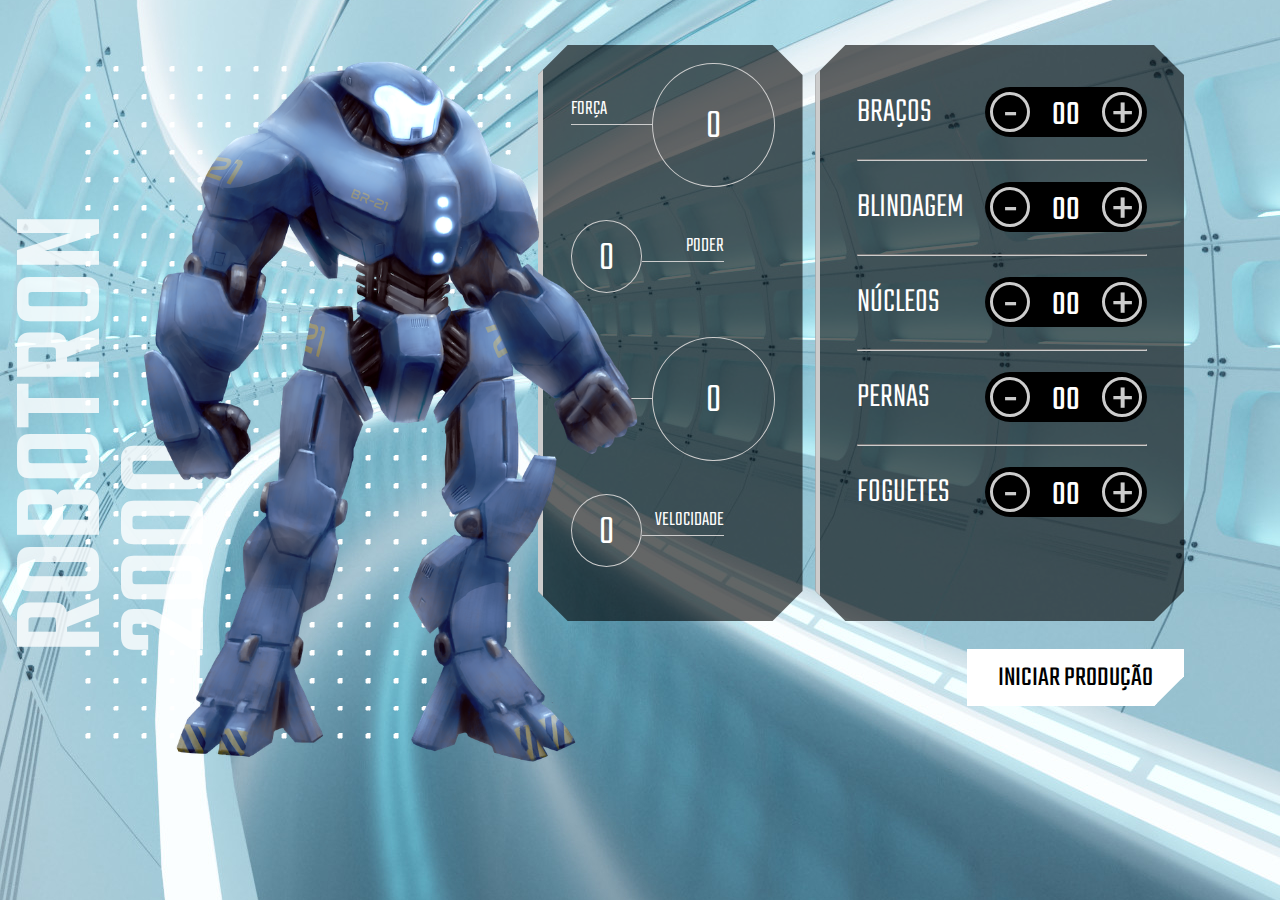
<file: robotron-2000/robotron-2000-projeto_inicial/index.html>
<!DOCTYPE html>
<html lang="en">
<head>
    <meta charset="UTF-8">
    <meta http-equiv="X-UA-Compatible" content="IE=edge">
    <meta name="viewport" content="width=device-width, initial-scale=1.0">
    <link rel="shortcut icon" type="image/jpg" href="img/favicon.ico"/>
    <title>Robotron 2000</title>

    <link rel="stylesheet" href="css/style.css">
    <link rel="preconnect" href="https://fonts.googleapis.com">
    <link rel="preconnect" href="https://fonts.gstatic.com" crossorigin>
    <link href="https://fonts.googleapis.com/css2?family=Teko:wght@300;500&display=swap" rel="stylesheet"> 
</head>
<body>
    <main>
        <section class="robotron">
            <img class="robo" src="img/robotron.png" alt="Robotron" id="robotron">
            <figcaption class="titulo">ROBOTRON <br>2000</figcaption>
        </section>

        <section class="box estatisticas">
            <div class="estatistica">
                <p class="estatistica-titulo">Força</p>
                <div class="estatistica-valor">
                    <p class="estatistica-numero" data-estatistica="forca">0</p>
                </div>
            </div>
            <div class="estatistica">
                <p class="estatistica-titulo">Poder</p>
                <div class="estatistica-valor">
                    <p class="estatistica-numero" data-estatistica="poder">0</p>
                </div>
            </div>
            <div class="estatistica">
                <p class="estatistica-titulo">Energia</p>
                <div class="estatistica-valor">
                    <p class="estatistica-numero" data-estatistica="energia">0</p>
                </div>
            </div>
            <div class="estatistica">
                <p class="estatistica-titulo">Velocidade</p>
                <div class="estatistica-valor">
                    <p class="estatistica-numero" data-estatistica="velocidade">0</p>
                </div>
            </div>
        </section>

        <section class="equipamentos">
            <form action="" class="montador">
                <div class="box montador-conteudo">
                    <div class="peca">
                        <label for="" class="peca-titulo">Braços</label>
                        <div class="controle">
                            <buttom class="controle-ajuste" data-controle="-" data-peca="bracos">-</buttom>
                            <input type="text" class="controle-contador" data-contador value="00">
                            <buttom class="controle-ajuste" data-controle="+" data-peca="bracos">+</buttom>
                        </div>
                    </div>
                    <hr class="linha">
                    <div class="peca">
                        <label for="" class="peca-titulo">Blindagem</label>
                        <div class="controle">
                            <buttom class="controle-ajuste" data-controle="-" data-peca="blindagem">-</buttom>
                            <input type="text" class="controle-contador" data-contador value="00">
                            <buttom class="controle-ajuste" data-controle="+ " data-peca="blindagem">+</buttom>
                        </div>
                    </div>
                    <hr class="linha">
                    <div class="peca">
                        <label for="" class="peca-titulo">Núcleos</label>
                        <div class="controle">
                            <buttom class="controle-ajuste" data-controle="-" data-peca="nucleos">-</buttom>
                            <input type="text" class="controle-contador" data-contador value="00">
                            <buttom class="controle-ajuste" data-controle="+" data-peca="nucleos">+</buttom>
                        </div>
                    </div>
                    <hr class="linha">
                    <div class="peca">
                        <label for="" class="peca-titulo">Pernas</label>
                        <div class="controle">
                            <buttom class="controle-ajuste" data-controle="-" data-peca="pernas">-</buttom>
                            <input type="text" class="controle-contador" data-contador value="00">
                            <buttom class="controle-ajuste" data-controle="+" data-peca="pernas">+</buttom>
                        </div>
                    </div>
                    <hr class="linha">
                    <div class="peca">
                        <label for="" class="peca-titulo">Foguetes</label>
                        <div class="controle">
                            <buttom class="controle-ajuste" data-controle="-" data-peca="foguetes">-</buttom>
                            <input type="text" class="controle-contador" data-contador value="00">
                            <buttom class="controle-ajuste" data-controle="+" data-peca="foguetes">+</buttom>
                        </div>
                    </div>
                </div>
                <input type="submit" value="Iniciar produção" class="producao" id="producao">
            </form>
        </section>
    </main>
    <script src="./js/main.js"></script>
</body>
</html>
</file>
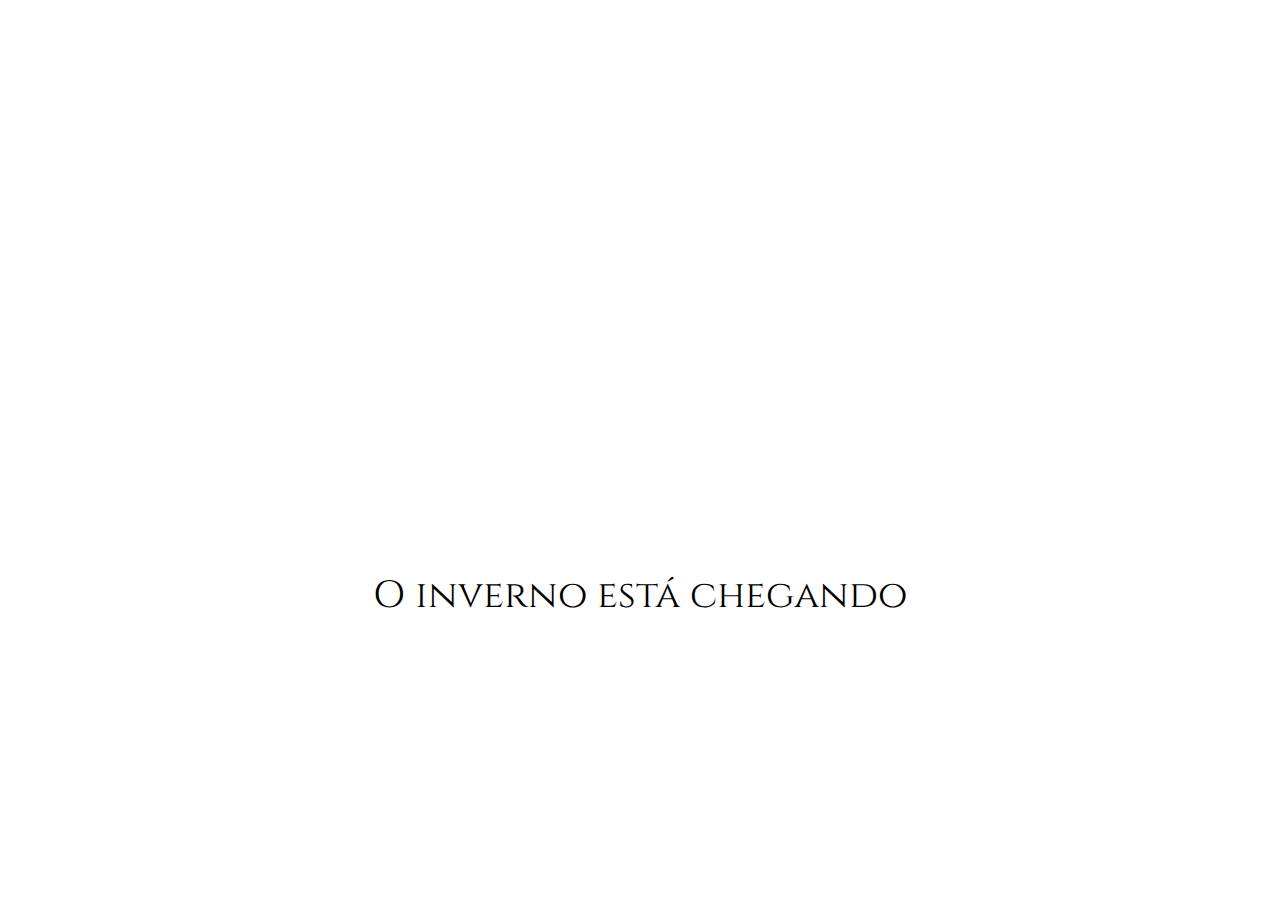
<file: robotron-2000/Desafios/Desafio 1/index.html>
<!DOCTYPE html>
<html lang="en" >
<head>
  <meta charset="UTF-8">
  <title>Manipulando o DOM - Aula 1</title>
  <link rel="stylesheet" href="./style.css">
</head>
<body>

<!-- fonte  --> 
<link rel="preconnect" href="https://fonts.googleapis.com"> 
<link rel="preconnect" href="https://fonts.gstatic.com" crossorigin>
<link href="https://fonts.googleapis.com/css2?family=Cinzel:wght@600&display=swap" rel="stylesheet">
<!-- fonte  -->

<section class="container">
<div class="trono"></div>
<p id="texto">O inverno está chegando</p>
</section>

</body>
</html>
</file>
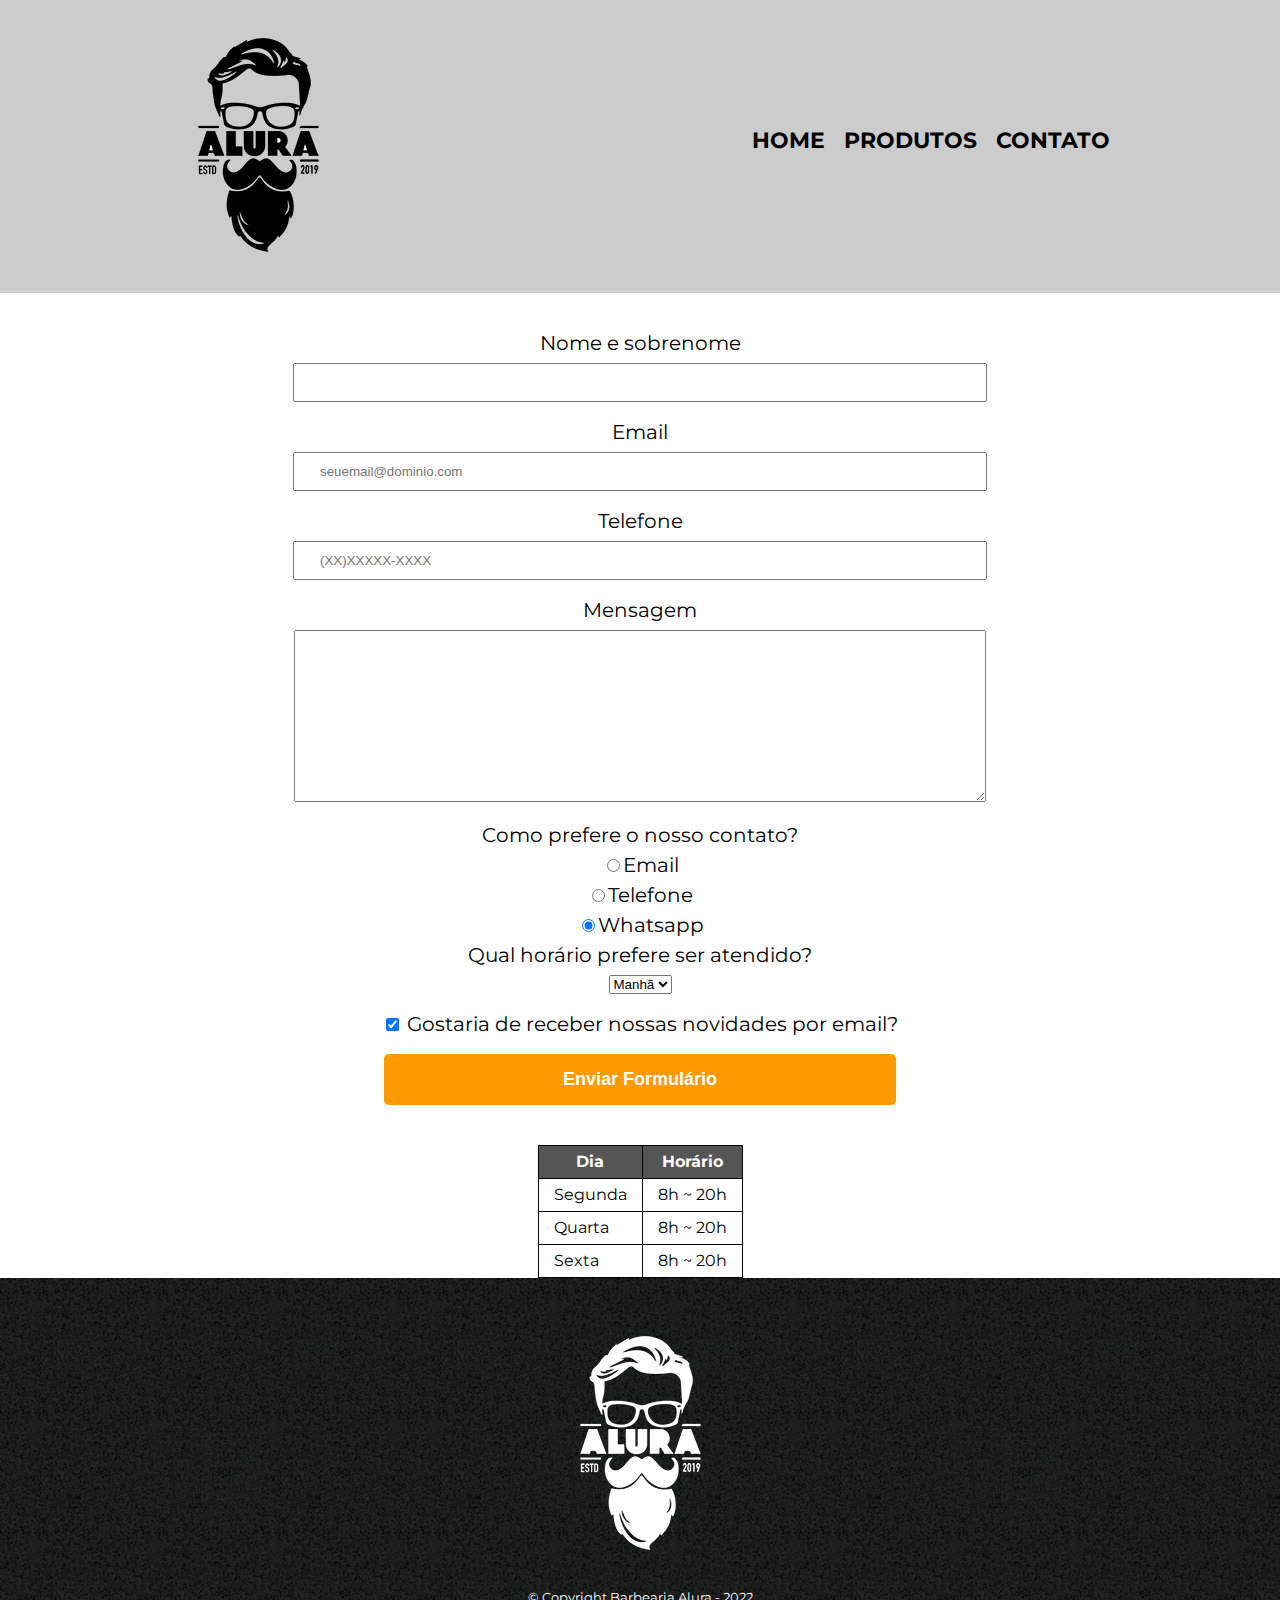
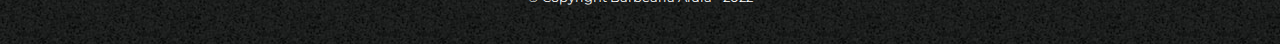
<file: Barbearia/contato.html>
<!DOCTYPE html>
<html lang="pt-br">

<head>
    <meta charset="UTF-8">
    <meta name="viewport" content="width=device-width">
    <title>Contato</title>

    <link rel="stylesheet" href="reset.css">
    <link rel="stylesheet" href="style.css">
    <link href="https://fonts.googleapis.com/css?family=Montserrat&display=swap" rel="stylesheet">
</head>

<body>
    <header>
        <div class="caixa">
            <h1><img src="logo.png" alt="Logo da Barbearia Alura"></h1>
            <nav>
                <ul>
                    <li><a href="index.html">Home</a></li>
                    <li><a href="produtos.html">Produtos</a></li>
                    <li><a href="contato.html">Contato</a></li>
                </ul>
            </nav>
        </div>
    </header>
    <main>
        <form>
            <label for="nomesobrenome">Nome e sobrenome</label>
            <input type="text" id="nomesobrenome" class="input-padrao" required>

            <label for="email">Email</label>
            <input type="email" id="email" class="input-padrao" required placeholder="seuemail@dominio.com">

            <label for="telefone">Telefone</label>
            <input type="tel" id="telefone" class="input-padrao" required placeholder="(XX)XXXXX-XXXX">

            <label for="mensagem">Mensagem</label>
            <textarea name="" id="mensagem" cols="70" rows="10" class="input-padrao" required></textarea>

            <fieldset>
                <legend>Como prefere o nosso contato?</legend>
                <label for="radio-email"><input type="radio" name="contato" value="email" id="radio-email">Email</label>

                <label for="radio-telefone"><input type="radio" name="contato" value="telefone"
                        id="radio-telefone">Telefone</label>


                <label for="radio-whatsapp"><input type="radio" name="contato" value="whatsapp" id="radio-whatsapp"
                        checked>Whatsapp</label>
            </fieldset>
            <fieldset>
                <legend>Qual horário prefere ser atendido?</legend>
                <select name="" id="">
                    <option value="">Manhã</option>
                    <option value="">Tarde</option>
                    <option value="">Noite</option>
                </select>
            </fieldset>

            <label class="checkbox"><input type="checkbox" checked> Gostaria de receber nossas novidades por
                email?</label>
            <input type="submit" value="Enviar Formulário" class="enviar">
        </form>
        
        <table>
            <thead>
                <tr>
                    <th>Dia</th>
                    <th>Horário</th>
                </tr>
            </thead>
            
            <tbody>
            <tr>
                <td>Segunda</td>
                <td>8h ~ 20h</td>
            </tr>
            <tr>
                <td>Quarta</td>
                <td>8h ~ 20h</td>
            </tr>
            <tr>
                <td>Sexta</td>
                <td>8h ~ 20h</td>
            </tr>
        </tbody>
        </table>

    </main>
    <footer>
        <img src="logo-branco.png" alt="Logo da Barbearia Alura">
        <p class="copyright">
            &copy; Copyright Barbearia Alura - 2022</p>
    </footer>
</body>

</html>
</file>
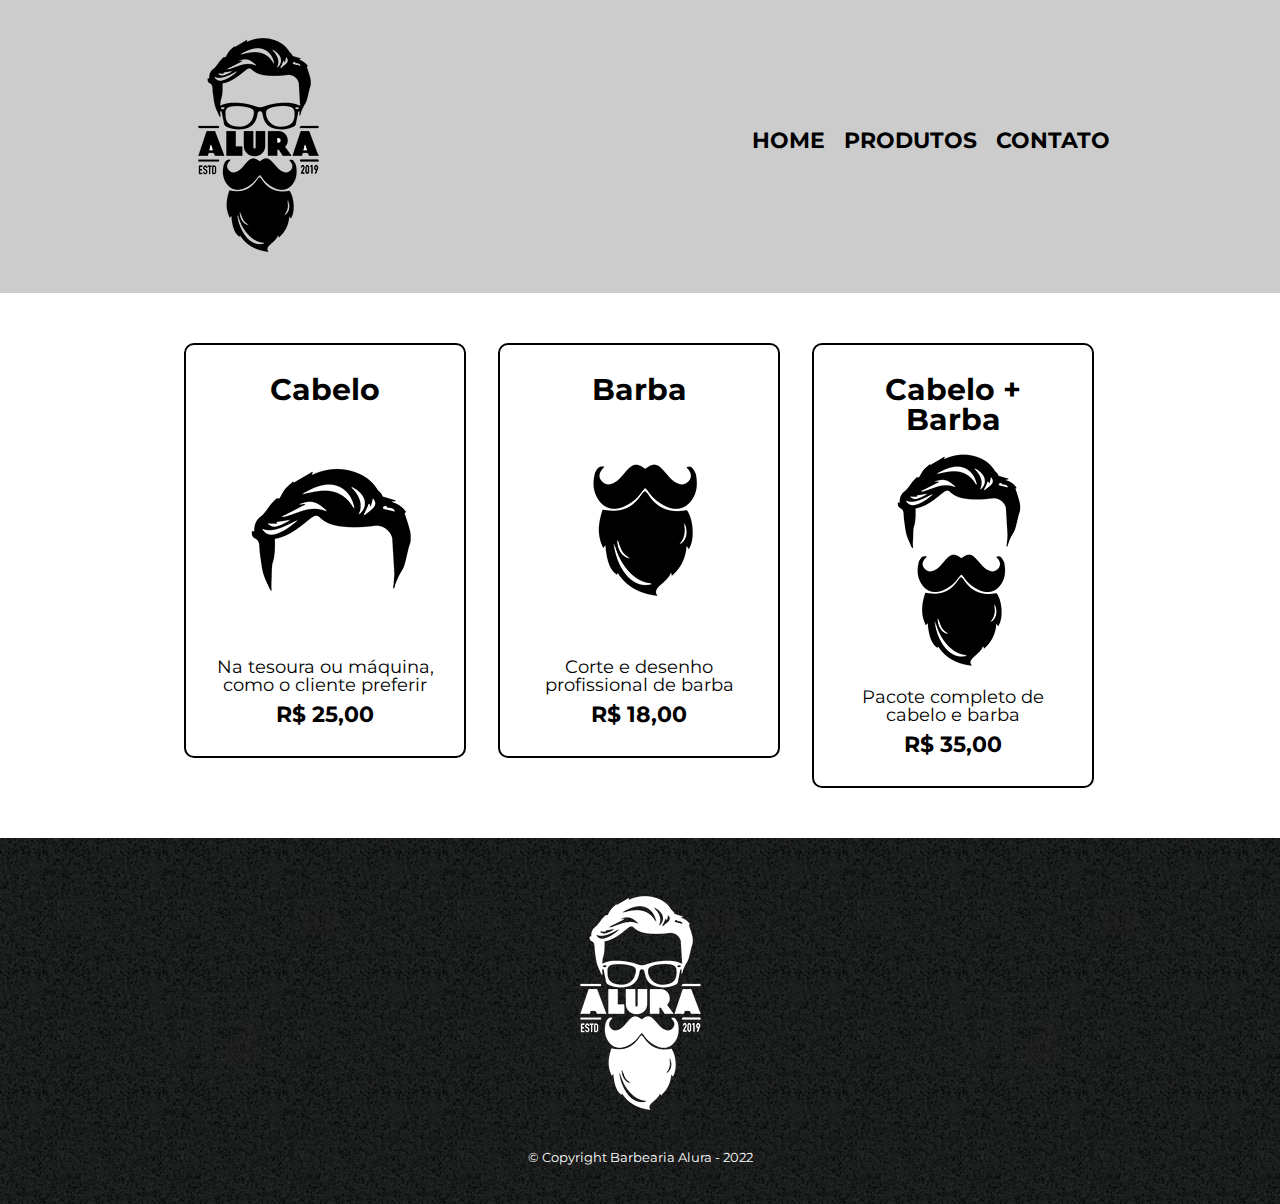
<file: Barbearia/produtos.html>
<!DOCTYPE html>
<html lang="pt-br">

<head>
    <meta charset="UTF-8">
    <meta name="viewport" content="width=device-width">
    <title>Produtos - Barbearia Alura</title>

    <link rel="stylesheet" href="reset.css">
    <link rel="stylesheet" href="style.css">
    <link href="https://fonts.googleapis.com/css?family=Montserrat&display=swap" rel="stylesheet">
</head>

<body>
    <header>
        <div class="caixa">
            <h1><img src="logo.png" alt=""></h1>
            <nav>
                <ul>
                    <li><a href="index.html">Home</a></li>
                    <li><a href="produtos.html">Produtos</a></li>
                    <li><a href="contato.html">Contato</a></li>
                </ul>
            </nav>
        </div>
    </header>
    <main>
        <div class="produtos">
            <ul>
                <li>
                    <h2>Cabelo</h2>
                    <img src="cabelo.jpg" alt="">
                    <p class="produto-descricao">Na tesoura ou máquina, como o cliente preferir</p>
                    <p class="produto-preco">R$ 25,00</p>
                </li>
                <li>
                    <h2>Barba</h2>
                    <img src="barba.jpg" alt="">
                    <p class="produto-descricao">Corte e desenho profissional de barba</p>
                    <p class="produto-preco">R$ 18,00</p>
                </li>
                <li>
                    <h2>Cabelo + Barba</h2>
                    <img src="cabelo+barba.jpg" alt="">
                    <p class="produto-descricao">Pacote completo de cabelo e barba</p>
                    <p class="produto-preco">R$ 35,00</p>
                </li>
            </ul>
        </div>
    </main>

    <footer>
        <div>
            <img src="logo-branco.png" alt="">
            <p class="copyright">
                &copy; Copyright Barbearia Alura - 2022</p>
        </div>
    </footer>
</body>

</html>
</file>
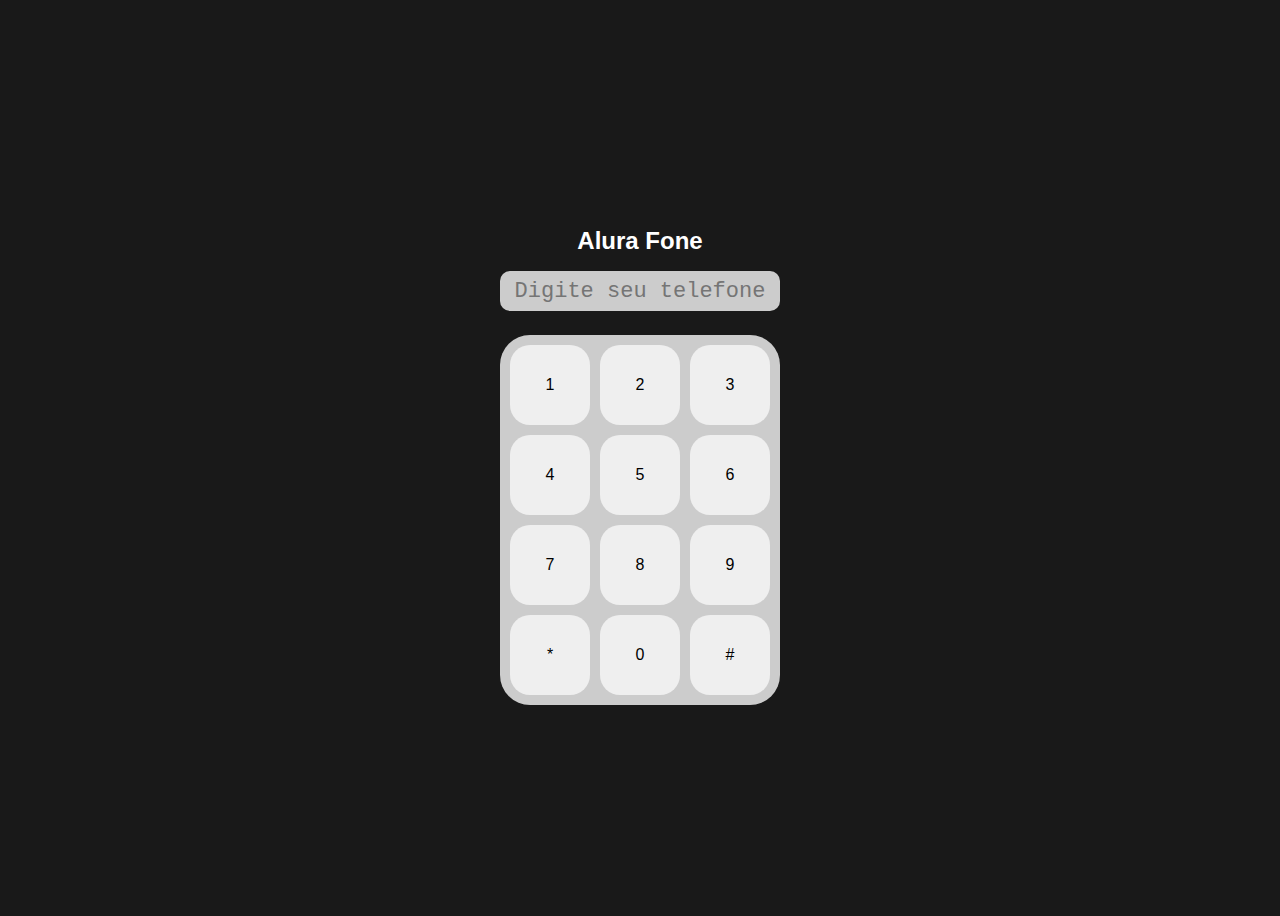
<file: JavaScript para Web Crie páginas dinâmicas/aluramidi-curso-arquivos-iniciais/aluraFone.html>
<!DOCTYPE html>
<html lang="en">
<head>
    <meta charset="UTF-8">
    <meta http-equiv="X-UA-Compatible" content="IE=edge">
    <meta name="viewport" content="width=device-width, initial-scale=1.0">
    <link rel="stylesheet" href="./aluraFone.css">
    
    <title>Document</title>
</head>
<body>
    <h1> Alura Fone </h1>
    <input type="tel" placeholder="Digite seu telefone">
     <section class="teclado">
       <input type="button" value="1">
        <input type="button" value="2">
        <input type="button" value="3">
        <input type="button" value="4">
        <input type="button" value="5">
        <input type="button" value="6">
        <input type="button" value="7">
        <input type="button" value="8">
        <input type="button" value="9">
        <input type="button" value="*">
        <input type="button" value="0">
        <input type="button" value="#">
      </section>
      
      <script src="./aluraFone.js"></script>
</body>
</html>
</file>
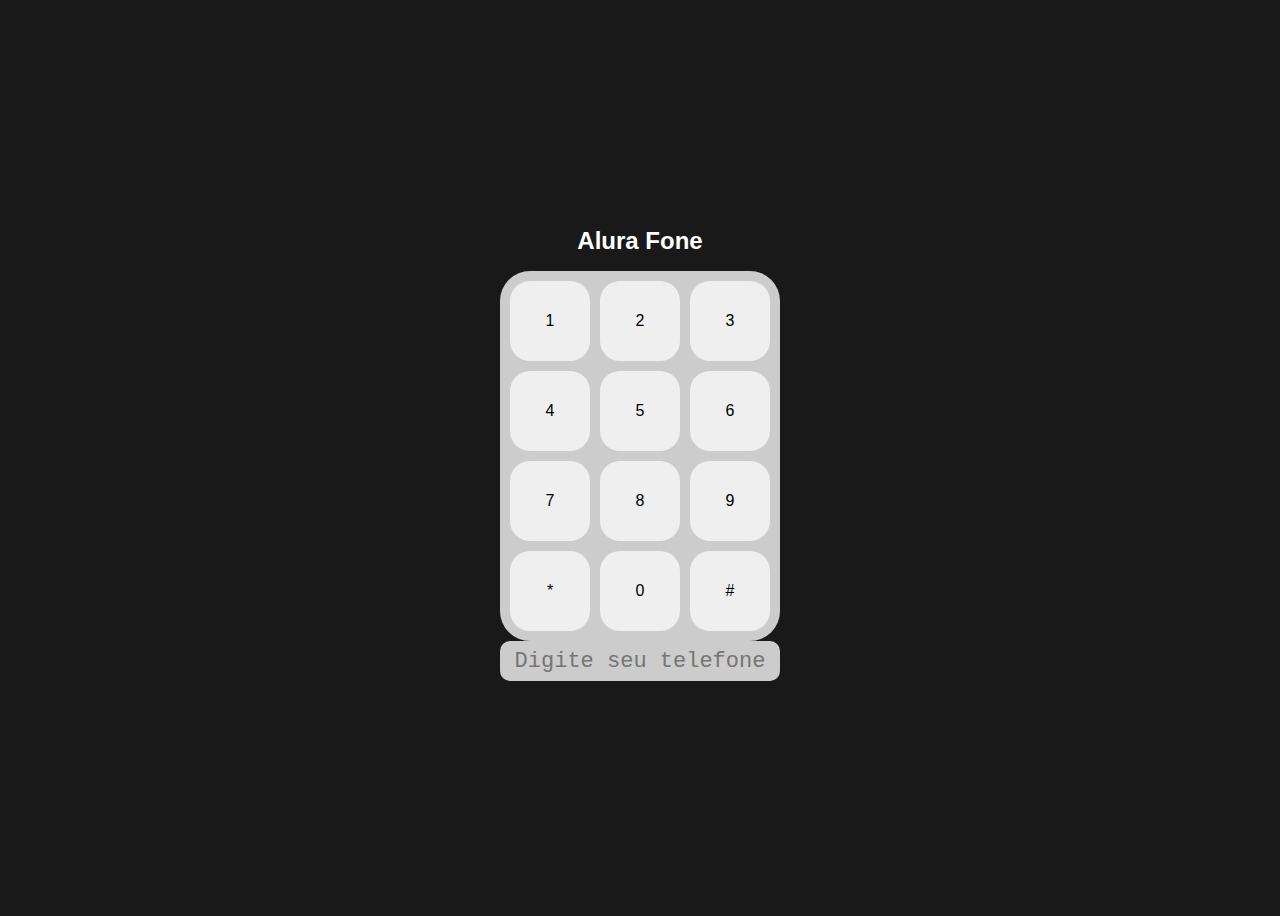
<file: JavaScript para Web Crie páginas dinâmicas/aluramidi-curso-arquivos-iniciais/desafio.html>
<!DOCTYPE html>
<html lang="en">
<head>
    <meta charset="UTF-8">
    <meta http-equiv="X-UA-Compatible" content="IE=edge">
    <meta name="viewport" content="width=device-width, initial-scale=1.0">
    <link rel="stylesheet" href="desafio-estilo.css">
    <title>Document</title>
</head>
<body>
    <h1> Alura Fone </h1>
 <section class="teclado">
    <input type="button" value="1">
    <input type="button" value="2">
    <input type="button" value="3">
    <input type="button" value="4">
    <input type="button" value="5">
    <input type="button" value="6">
    <input type="button" value="7">
    <input type="button" value="8">
    <input type="button" value="9">
    <input type="button" value="*">
    <input type="button" value="0">
    <input type="button" value="#">
  </section>
  <input type="tel" class="telefone" placeholder="Digite seu telefone">
</body>
</html>
</file>
<file: Barbearia/style.css>
body {
    font-family: 'Montserrat', sans-serif;
}

header {
    background: #CCCCCC;
    padding: 20px 0;
}

.caixa {
    position: relative;
    width: 940px;
    margin: 0 auto;
}

nav {
    position: absolute;
    top: 110px;
    right: 0;
}

nav li {
    display: inline;
    margin: 0 0 0 15px;

}

nav a {
    text-transform: uppercase;
    color: #000000;
    font-weight: bold;
    font-size: 22px;
    text-decoration: none;
}

nav a:hover {
    color: #C78C19;
    text-decoration: underline;
}

.produtos {
    width: 940px;
    margin: 0 auto;
    padding: 50px 0;
}

.produtos li {
    display: inline-block;
    text-align: center;
    width: 30%;
    vertical-align: top;
    margin: 0 1.5%;
    padding: 30px 20px;
    box-sizing: border-box;
    border: 2px solid #000000;
    border-radius: 10px;
}

.produtos li:hover {
    border-color: #C78C19;

}

.produtos li:active {
    border-color: #088c19;
}

.produtos li:hover h2 {
    font-size: 34px;
}

.produtos h2 {
    font-size: 30px;
    font-weight: bold;
}

.produto-descricao {
    font-size: 18px;
}

.produto-preco {
    font-size: 22px;
    font-weight: bold;
    margin-top: 10px;
}

footer {
    text-align: center;
    background: url("bg.jpg");
    padding: 40px 0;
}

.copyright {
    color: #FFFFFF;
    font-size: 13px;
    margin-top: 20px;
}

form {
    margin: 40px 0 40px;
    text-align: center;
}

form label,
form legend {
    display: block;
    font-size: 20px;
    margin: 0 0 10px;

}

.input-padrao {
    display: static;
    margin: 0 0 20px;
    padding: 10px 25px;
    width: 50%;
}

.checkbox {
    margin: 20px 0 20px;
}

.enviar {
    width: 40%;
    padding: 15px 0;
    background: #ff9900;
    color: #FFFFFF;
    font-weight: bold;
    font-size: 18px;
    border: none;
    border-radius: 5px;
    transition: 1s all;
    cursor: pointer;
}

.enviar:hover {
    background: darkorange;
    transform: scale(1.2);
}

table {
    margin: 20px 0 40px;
    position: relative;
    margin: 0 auto;
}

thead {
    background: #555555;
    color: #FFFFFF;
    font-weight: bold;
}

td,
th {
    border: 1px solid #000000;
    padding: 8px 15px;
}

/*CSS DA PAGINA INICIAL*/
.banner {
    width: 100%;
}

.titulo-principal {
    text-align: center;
    font-size: 2em;
    margin: 0 0 1em;
    clear: left;
}

.principal {
    padding: 3em 0;
    background: #FEFEFE;
    width: 940px;
    margin: 0 auto;
}

.principal p {
    margin: 0 0 1em;
}

.principal strong {
    font-weight: bold;
}

.principal em {
    font-style: italic;
}

.utensilios {
    width: 130px;
    float: left;
    margin: 0 1em 0 0;
}

.mapa-conteudo {
    width: 940px;
    margin: 0 auto;
}

.mapa {
    padding: 3em 0;
    background: linear-gradient(#FEFEFE, #888888);

}

.mapa p {
    margin: 0 0 2em;
    text-align: center;
}

.beneficios {
    padding: 3em 0;
    background: #888888;

}

.beneficios h3 {
    font-weight: bold;
}

.conteudo-beneficios {
    width: 640px;
    margin: 0 auto;

}

.lista-beneficios {
    width: 40%;
    display: inline-block;
    vertical-align: top;
}

.itens {
    line-height: 1.5;
}

.itens:first-child {
    font-weight: bold;

}

.itens:before {
    content: "★";
}

.imagem-beneficios {
    width: 60%;
    opacity: 1;
    transition: 400ms;
    box-shadow: 10px 10px 10px 0 #000000;
}

.imagem-beneficios:hover {
    opacity: 0.3;
}

.video {
    width: 560px;
    margin: 2em auto;
}

@media screen and (max-width: 480px) {

    .caixa,
    .principal,
    .conteudo-beneficios,
    .mapa-conteudo,
    .video {
        width: auto;
    }

    h1 {
        text-align: center;
    }
    nav{
        position: static;
    }
    .lista-beneficios, .imagem-beneficios{
        width: 100%;
    }
    .produtos li{
        display: block;
        width: auto; 
    }
    .produtos{
        width: auto;
        
    }
    form{
        text-align: center;
    }
    .input-padrao{
        display: inline-block;
    }
    table{
        width: 100%;
    }
}
</file>
<file: Alurinha/Alurinha/css/style.css>
body {
	background-color: #F2F5F7;
	font-family: 'Open Sans',Arial,sans-serif;
}

.container {
	width: 94%;
	margin: 0 auto;
}

.cabecalhoPrincipal {
	background-color: #FFF;
	padding: 20px 0;
}

.cabecalhoPrincipal-titulo {
	font-weight: bold;
	font-size: 2em;
	margin-bottom: 20px;
}

.cabecalhoPrincipal-titulo a {
	text-decoration: none;
	color: inherit;
}

.cabecalhoPrincipal-nav-link {
	padding: 10px;
	margin-bottom: 10px;
	color: #9799A6;
	background-color: #FFF;
	text-decoration: none;
	transition: .5s;
	display: block;

	border-bottom: 1px solid #9799A6;
}

.conteudoPrincipal {
	margin-top: 20px;
	margin-bottom: 20px;
}

.subtitulo {
	font-weight: bold;
	font-size: 32px;
	margin-bottom: 10px;
	text-align: center;
}

.conteudoPrincipal-cursos-link {
	height: 100px;
	background-color: #FFF;
	text-align: center;
	margin: 1%;
	transition: .3s;
	box-shadow: 2px 2px 2px #CCC;
	position: relative;
}

.conteudoPrincipal-cursos-link a {
	text-decoration: none;
	color: #000;
	font-weight: bold;
	display: block;
	width: 100%;
	height: 100%;
	position: absolute;
	top: 0;
	left: 0;
}

.conteudoPrincipal-cursos-link:hover {
	box-shadow: 4px 4px 4px #CCC;
}

.conteudoPrincipal-cursos-link a:before {
	content: '';
	display: block;
	width: 50px;
	height: 50px;
	margin: 10px auto;
}

.conteudoPrincipal-cursos-link:nth-child(even) a:before {
	background: url(../img/background1.svg) no-repeat;	
}

.conteudoPrincipal-cursos-link:nth-child(odd) a:before {
	background: url(../img/background2.svg) no-repeat;
}


.rodapePrincipal {
	background-color: #324C64;
	padding-top: 20px;
}

.rodapePrincipal .subtitulo {
	color: #FFF;
}

.rodapePrincipal-navMap-link {
	text-decoration: none;
	color: #FFF;
	margin-top: 10px;
}

.rodapePrincipal-navMap-link {
	font-size: .9em;
}

.navmap-list-title {
	font-weight: 700;
	font-size: 1.3em;
	margin: .9em 0;
	padding-left: .3em;
	padding-top: .2em;
	padding-bottom: .2em;
}

.navmap-list-title + .rodapePrincipal-navMap-link {
	margin-top: 0;
}

.navmap-list-title-bancoDeDados { color: #EC6E5A; border-left: 4px solid #EC6E5A; }
.navmap-list-title-framework { color: #AD85BF; border-left: 4px solid #AD85BF; }
.navmap-list-title-frontend { color: #5EC6F3; border-left: 4px solid #5EC6F3; }
.navmap-list-title-backend { color: #25D285; border-left: 4px solid #25D285; }

.rodapePrincipal-patrocinadores {
	margin-top: 30px;
	background: #F2F5F7;
	padding: 20px 0;
}

.rodapePrincipal-contatoForm {
	margin-top: 20px;
	text-align: center;
}

.rodapePrincipal-contatoForm label[for=email-contato] {
	font-weight: bold;
	font-size: 14px;
	color: #000;
	margin-bottom: 5px;
	display: block;
}

.rodapePrincipal-contatoForm-emailInput {
	border-top-left-radius: 5px;
	border-bottom-left-radius: 5px;
	padding: 10px;
}

.rodapePrincipal-contatoForm-submit {
	border-top-right-radius: 5px;
	border-bottom-right-radius: 5px;
	background-color: #4DBA7A;
	color: #FFF;
	cursor: pointer;
	
}

.rodapePrincipal-contatoForm-submit,
.rodapePrincipal-contatoForm-emailInput {
	outline: 0;
	border: 1px solid #4DBA7A;
	box-sizing: border-box;
	font-size: 16px;
}

.videoSobre {
	background-color: #5E9EDC;
	padding: 25px 0;

}

.videoSobre-video {
	max-width: 100%;
}

.videoSobre .container {
	color: #FFF;
}

.videoSobre-sobre-title {
	font-size: 1.2em;
	font-weight: bolder;
}

.videoSobre-sobre {
	font-size: 1.3em;
	line-height: 2;
}

.videoSobre-button {
	border-radius: 8px;
	background-color: #ec6e5a;
	display: block;
	color: #FFF;
	border: none;
	height: 50px;
	font-size: .8em;
	outline: none;
}

.rodapePrincipal-contatoForm-legend {
	margin-bottom: 10px;
}

@media(min-width: 769px) {

	.container {
		width: 85%;	
	}

	.subtitulo {
		text-align: left;
	}

	.cabecalhoPrincipal-nav-link {
		border-radius: 5px;
		border: 1px solid #9799A6;
	}

	.cabecalhoPrincipal-nav-link:hover {
		color: #FFF;
		background-color: #9799A6;
	}

	.cabecalhoPrincipal-titulo {
		margin: 0;
	}

	.cabecalhoPrincipal-nav {
		width: auto;
	}

	.cabecalhoPrincipal-nav-link {
		width: auto;
		margin: 0 0 0 10px;
	}

	.rodapePrincipal-contatoForm {
		margin-top: 0;
		text-align: left;
	}

	.conteudoPrincipal-cursos-link:nth-child(3n) {
		margin-right: 0;
	}

	.conteudoPrincipal-cursos-link:nth-child(3n+1) {
		margin-left: 0;
	}

}

@media(min-width: 1000px) {
	.conteudoPrincipal-cursos-link {
		margin: 1.333%;
	}

	.conteudoPrincipal-cursos-link:nth-child(3n) {
		margin-right: 1.33%;
	}

	.conteudoPrincipal-cursos-link:nth-child(3n+1) {
		margin-left: 1.333%;
	}

	.conteudoPrincipal-cursos-link:nth-child(4n) {
		margin-right: 0;
	}

	.conteudoPrincipal-cursos-link:nth-child(4n+1) {
		margin-left: 0;
	}

	.videoSobre-sobre {
		margin-left: 1.5em;
	}

}
</file>
<file: Alurinha/Alurinha/css/flexbox.css>
.cabecalhoPrincipal .container {
    display: flex;
    align-items: center;
    justify-content: space-between;
}

.cabecalhoPrincipal-nav {
    display: flex;

}

.rodapePrincipal-patrocinadores .container {
    display: flex;
    justify-content: space-between;
}

.rodapePrincipal-patrocinadores-list {
    display: flex;
    align-items: center;
    justify-content: space-around;
    width: 70%;
    margin-right: 5%;
}

.rodapePrincipal-contatoForm {
    width: 25%;
}

.rodapePrincipal-contatoForm-fieldset {
    display: flex;
}

.rodapePrincipal-navMap-list {
    display: flex;
    /* flex-direction: column;
    flex-wrap: wrap; */
    flex-flow: column wrap;
    height: 250px;
}

.conteudoPrincipal-cursos {
    display: flex;
    flex-wrap: wrap;

}

.conteudoPrincipal-cursos-link {
    width: 23%;
}

.conteudoPrincipal-cursos-link:nth-child(4n) {
    margin-right: 0;
}

.conteudoPrincipal-cursos-link:nth-child(4n+1) {
    margin-left: 0;
}

.videoSobre .container {
    display: flex;

}

.videoSobre-sobre {
    text-align: center;
    display: flex;
    flex-direction: column;
    flex-grow: 2;
}

.videoSobre-sobre-list {
    flex-grow: 1;
}

.videoSobre-video {
    flex-grow: 1;
    flex-shrink: 2;
}

/*Mobile*/

@media(max-width: 768px) {
    .cabecalhoPrincipal-nav {
        flex-direction: column;
    }

    .cabecalhoPrincipal .container {
        flex-direction: column;
        align-items: initial;
        text-align: center;
    }

    .conteudoPrincipal-cursos {
        flex-direction: column;
    }

    .conteudoPrincipal-cursos-link {
        width: 100%;
    }

    .rodapePrincipal-navMap-list {
        height: auto;
    }

    .rodapePrincipal-patrocinadores .container {
        flex-direction: column;
        align-items: center;
    }

    .rodapePrincipal-patrocinadores-list {
        margin: 0;
        width: 100%;
    }

    .rodapePrincipal-contatoForm {
        width: 100%;
    }

    .rodapePrincipal-contatoForm-fieldset {
        justify-content: center;
    }

    .cabecalhoPrincipal-nav-link-app {
        order: -1;
    }
    .videoSobre .container{
        flex-direction: column;
    }
    .videoSobre-video{
        margin: auto;
        
    }
}
</file>
<file: FrutaeFruto/arquitetura-css-assets/assets/css/cabecalho.css>
.cabecalho {
    align-items: center;
    background: #F9F9F9;
    display: flex;
    justify-content: space-between;
    padding-left: 2rem;
    padding-right: 2rem;
}
@media screen and (min-width: 0) {
    .cabecalho{
        justify-content: center;
        padding: 0 1rem;
    }
}

@media screen and (min-width: 768px) {
    .cabecalho{
        justify-content: space-between;
        padding: 0 5rem;
    }
}
</file>
<file: FrutaeFruto/arquitetura-css-assets/assets/css/menu/menu-lista.css>
.menu__lista {
    display: flex;
}
</file>
<file: FrutaeFruto/arquitetura-css-assets/assets/css/menu/menu-item.css>
.menu__item {
    list-style: none;
}
.menu__item:last-child .menu-link {
    margin-right: 0;
}
</file>
<file: FrutaeFruto/arquitetura-css-assets/assets/css/menu/menu-link.css>
.menu__link {
    color: #808080;
    margin-right: 1.25rem;
    text-decoration: none;
    text-transform: lowercase;
}

.menu__link.ativo {
    color: #333333;
    font-weight: bold;
}

.menu__link:hover {
    text-decoration: underline;
}
</file>
<file: FrutaeFruto/arquitetura-css-assets/assets/css/banner/banner.css>
.banner{
    position: relative;
}
</file>
<file: FrutaeFruto/arquitetura-css-assets/assets/css/banner/banner-imagem.css>
.banner__imagem {
    background: url('../../img/banner.jpg') no-repeat center / cover;

    width: 100%;
}

@media screen and (min-width: 0) {
    .banner__imagem {
        height: calc(100vh - 51px);
    }
}

@media screen and (min-width: 768px) {
    .banner__imagem {
        height: calc(100vh - 72px);
    }
}
</file>
<file: FrutaeFruto/arquitetura-css-assets/assets/css/banner/banner-titulo.css>
.banner__titulo{
    color: #FDFDFD;
    font-family: Pacifico, cursive;

    position: absolute;
    left: 50%;
    text-shadow: 0 4px 4px rgba(0,0,0,0.75);
    top: 50%;
    text-align: center;
    transform: translate(-50% ,-50%);
    width: 100%;
}

@media screen and (min-width: 0) {
    .banner__titulo{
        font-size: 3rem;
    }
}

@media screen and (min-width: 768px){
    .banner__titulo{
        font-size: 5.0625rem;
    }
    
}
</file>
<file: FrutaeFruto/arquitetura-css-assets/assets/css/sobre/sobre.css>
.sobre{
 
    text-align: center;
    
}

@media screen and (min-width: 0) {
    .sobre{
        padding: 2.5rem 1rem;
    }
}

@media screen and (min-width: 768px) {
    .sobre{
        padding: 2.5rem;
    }
}
</file>
<file: FrutaeFruto/arquitetura-css-assets/assets/css/sobre/sobre-descricao.css>
.sobre__descricao{
    color: #595959;
    font-weight: 100;
}

@media screen and (min-width: 0) {
    .sobre__descricao{
        font-size: 1.3rem;
    }
}

@media screen and (min-width: 762px) {
    .sobre__descricao{
        font-size: 1.75rem;
    }
}
</file>
<file: FrutaeFruto/arquitetura-css-assets/assets/css/sobre/sobre-titulo.css>
.sobre__titulo{
    color: #8D0606;
    font-family: Pacifico, cursive;
    
}

@media screen and (min-width: 0) {
    .sobre__titulo{
        font-size: 2rem;
    }
}

@media screen and (min-width: 762px) {
    .sobre__titulo{
        font-size: 3.1875rem;
    }
}
</file>
<file: FrutaeFruto/arquitetura-css-assets/assets/css/receitas.css>
.receitas{
    background: #E5E5E5;
    display: flex;
    flex-wrap: wrap;
}

@media screen and (min-width: 0) {
    .receitas{
        padding: 5rem 0 0 1rem;
    }
}

@media screen and (min-width: 768px) {
    .receitas{
        padding: 5rem 0 0 2.5rem;
    }
}

@media screen and (min-width: 992px) {
    .receitas{
        padding: 5rem 0 0 5rem;
    }
}
</file>
<file: FrutaeFruto/arquitetura-css-assets/assets/css/receita/receita.css>
.receita{
    background: #FDFDFD;
    display: flex;
    flex-direction: column;
    margin-bottom: 5rem;
   
}

@media screen and (min-width: 0) {
    .receita{
        margin-right: 1rem;
        width: 100%;
    }
}

@media screen and (min-width: 768px) {
    .receita{
        margin-right: 2.5rem;
        width: calc(33.33% - 2.5rem);
    }
}

@media screen and (min-width: 992px) {
    .receita{
        margin-right: 5rem;
        width: calc(25% - 5rem);
    }
}
</file>
<file: FrutaeFruto/arquitetura-css-assets/assets/css/receita/receita-botao.css>
.receita__botao{
    background: #8D0606;
    border: none;
    border-radius: 5px;
    color: #FDFDFD;
    padding: 1rem;
    transition: all 1s ease-in-out;
}
.receita__botao:hover{
    background: #620404;
    cursor: pointer;
}
</file>
<file: FrutaeFruto/arquitetura-css-assets/assets/css/receita/receita-conteudo.css>
.receita__conteudo{
    padding: 1rem;
}
</file>
<file: FrutaeFruto/arquitetura-css-assets/assets/css/receita/receita-descricao.css>
.receita__descricao{
    font-size: 1.1875rem;
    line-height: 1.5;
    text-align: justify;
}
</file>
<file: FrutaeFruto/arquitetura-css-assets/assets/css/receita/receita-imagem.css>
.receita__imagem{
    height: 200px;
    
}
</file>
<file: FrutaeFruto/arquitetura-css-assets/assets/css/receita/receita-titulo.css>
.receita__titulo{
    font-size: 1.4375rem;
}
</file>
<file: FrutaeFruto/arquitetura-css-assets/assets/css/quemSomos/quemSomos.css>
.quem-somos{
    padding: 5rem;
    text-align: center;
}
</file>
<file: FrutaeFruto/arquitetura-css-assets/assets/css/quemSomos/quemSomos-titulos.css>
.quem-somos__titulo{
    color: #8D0606;
    font-family: Pacifico, cursive;
    font-size: 3.1875rem;
    margin-bottom: 1rem;
}
</file>
<file: FrutaeFruto/arquitetura-css-assets/assets/css/quemSomos/quemSomos-descricao.css>
.quem-somos__descricao{
    color: #595959;
    font-size: 1.75rem;
    font-weight: 100;
}
</file>
<file: FrutaeFruto/arquitetura-css-assets/assets/css/pessoas.css>
.pessoas{
    display: flex;
    justify-content: space-around;
    padding-top: 3rem;
}

@media screen and (min-width: 0) {
    .pessoas{
        flex-direction: column;
    }
}
@media screen and (min-width: 768px) {
    .pessoas{
        flex-direction: row;
    }
}
</file>
<file: FrutaeFruto/arquitetura-css-assets/assets/css/pessoa/pessoa.css>
.pessoa{
    display: flex;
    flex-direction: column;
    
}

@media screen and (min-width: 0) {
    .pessoa{
        margin-bottom: 2rem;
    }
}

@media screen and (min-width: 768px) {
    .pessoa{
        margin-bottom: 0;
    }
}
</file>
<file: FrutaeFruto/arquitetura-css-assets/assets/css/pessoa/pessoa-funcao.css>
.pessoa__funcao{
    color: #595959;
    font-size: 1.25rem;
    text-transform: lowercase;
}
</file>
<file: FrutaeFruto/arquitetura-css-assets/assets/css/pessoa/pessoa-imagem.css>
.pessoa__imagem{
    background-position: center;
    background-repeat: no-repeat;
    background-size: cover;
    border-radius: 100%;
    height: 300px;
    margin: 0 auto;
    width: 300px;
}
.pessoa__imagem--roberta{
    background-image: url('../../img/pessoas/roberta.jpg');
}
.pessoa__imagem--marcela{
    background-image: url('../../img/pessoas/marcela.jpg');
}
.pessoa__imagem--andreia{
    background-image: url('../../img/pessoas/andreia.jpg');
}
</file>
<file: FrutaeFruto/arquitetura-css-assets/assets/css/pessoa/pessoa-nome.css>
.pessoa__nome{
    color: #8D0606;
    font-size: 2rem;
    font-family: Pacifico, cursive;
    margin: 1rem 0;
}
</file>
<file: FrutaeFruto/arquitetura-css-assets/assets/css/rodape.css>
.rodape{
    background: #BFBFBF;
    color: #FDFDFD;
    text-align: right;
    padding: 1.5625rem 5rem;
    text-transform: lowercase;
}
</file>
<file: FrutaeFruto/arquitetura-css-assets/assets/css/logo.css>
@media screen and (min-width: 0) {
    .logo{
        display: none;
    }
}

@media screen and (min-width: 768px) {
    .logo{
        display: block;
    }
}
</file>
<file: JavaScript para Web Crie páginas dinâmicas/aluramidi-curso-arquivos-iniciais/css/estilos.css>
:root {
  --cinza: #aaa;
  --vermelha: #e93d50;
  --vermelha-escura: #af303f;
  --branca: #fff;
  --luz: rgb(229, 255, 0);
}

body {
  align-items: center;
  background: linear-gradient(45deg, #a7cfdf 0%,#23538a 100%);
  display: flex;
  justify-content: center;
  flex-direction: column;
  font-family: 'Montserrat', sans-serif;
  min-height: 100vh;
}

h1 {
  color: var(--branca);
  margin-bottom: 20px;
  font-size: 2rem;
}

.teclado {
  background: linear-gradient(to bottom, #eeeeee 0%,#cccccc 100%);
  box-shadow: 6px 8px 0 6px #666, 10px 10px 10px #000;
  border-radius: 30px;
  display: grid;
  gap: 10px;
  grid-template-columns: repeat(3, 1fr);
  padding: 10px;
}

.tecla {
  background-color: var(--branca);
  border-radius: 30px;
  box-shadow: 3px 3px 0 var(--cinza);
  color: var(--vermelha);
  cursor: pointer;
  height: 120px;
  font-size: 1.75em;
  font-weight: bold;
  line-height: 120px;
  text-align: center;
  width: 120px;
}

.tecla.ativa,
.tecla:active {
  background-color: var(--vermelha);
  border: 4px solid  var(--vermelha);
  box-shadow: 3px 3px 0 var(--vermelha-escura) inset;
  color: var(--branca);
  outline: none;
}

.tecla.focus,
.tecla:focus {
  outline: none;
  box-shadow: 1px 1px 10px var(--luz);
}

.tecla.active:focus,
.tecla:active:focus {
  box-shadow: 3px 3px 0 var(--vermelha-escura) inset, 1px 1px 10px var(--luz);
}
</file>
<file: Projeto Inicial Grid Layout/alura-store/assets/css/style.css>
.app {
    background: #f1f1f1;
    display: grid;
    font-family: Arial, Helvetica, sans-serif;
    grid-template-areas: "cabecalho"
        "conteudo"
        "rodape";
    grid-template-columns: auto;
    grid-template-rows: 50px auto auto;
}

.cabecalho {
    align-items: center;
    display: flex;
    grid-area: cabecalho;
    padding: 0 2rem;
    
}

.conteudo {
    grid-area: conteudo;
    padding: 0 2rem;
   
}

.rodape {
    background: #FDFDFD;
    color: #333333;
    font-size: .8rem;
    grid-area: rodape;
    padding: 1rem;
    text-align: center;
    
}
</file>
<file: Projeto Inicial Grid Layout/alura-store/assets/css/destaques.css>
.caixa {
    align-items: flex-end;
    background: #DCDCDC;
    display: flex;
    justify-content: center;
}

.destaques {
    display: grid;
    grid-gap: .2rem;
    grid-template-columns: 25% 25% 25% 25%;
    grid-template-rows: 33.33% 33.33% 33.33%;
    height: calc(100vh - 50px);
}

.destaques__titulo {
    background: rgba(0, 0, 0, .5);
    color: #FDFDFD;
    padding: .6rem;
    text-align: center;
    width: 100%;

}

.destaques__principal {
    background: url(../img/fortnite.jpg) center / cover no-repeat;
    ;
    grid-row: 1 / 3;

}

.destaques__secundario:nth-child(2) {
    background: url(../img/pubg.jpg) center / cover no-repeat;
    ;
    
}

.destaques__secundario:nth-child(3) {
    background: url(../img/slack.png) center / cover no-repeat;
    ;
   
}

.destaques__secundario:nth-child(4) {
    background: url(../img/whatsapp.png) center / cover no-repeat;
    ;
 
}

.destaques__secundario:nth-child(5) {
    background: url(../img/cs-go.jpg) center / cover no-repeat;
}

.destaques__categorias {
    grid-column: 1 / 3;
    grid-row: 3 / 3;
}

.destaques__categorias___lista {
    display: flex;
    flex-wrap: wrap;
    height: 100%;
    justify-content: space-between;
}

.destaques__categorias___item {
    align-items: center;
    background: #FDFDFD;
    border-left: 5px solid transparent;
    color: #333333;
    display: flex;
    padding: 1rem;
    width: 50%;
}

.destaques__categorias___link {
    color: inherit;
}
</file>
<file: Projeto Inicial Grid Layout/alura-store/assets/css/populares.css>
.populares {
    padding: 3rem 0;

}
.populares__conteudo{
    display: flex;
    flex-wrap: wrap;
    grid-area: conteudo;
    padding: 1rem 0;
}
.populares__card {
    background-color: #FDFDFD;
    display: grid;
    grid-template:
        "card-imagem"
        "card-corpo";
    grid-template-columns: 100%;
}
.populares__card:last-child{
    margin-right: 0;
}

.populares__card___imagem {
    grid-area: card-imagem;
    height: 100%;
    width: 100%;
}

.populares__card___corpo {
    display: grid;
    grid-area: card-corpo;
    grid-row-gap: .5rem;
    grid-area:
        "card-cabecalho"
        "card-conteudo";
    grid-template-rows: 50px auto;
    padding: .75rem;
}
.populares__card___titulo{
    font-size: 1.5rem;
    color: #333333;
}
.populares__card___data{
    font-size: .9rem;
    color: #808080;
}
.populares__card___descricao{
    color: #333333;
    text-align: justify;
    line-height: 1.5rem;
    margin: 1rem 0;
}
.populares__titulo{
    font-weight: 500;
}
.populares__icone{
    margin-right: .25rem;
}
.populares__cabecalho{
    border-bottom: 1px solid #DCDCDC;
    display: flex;
    justify-content: space-between;
}
.populares__botao{
    border: none;
    background: transparent;
    color: #333333;
}
</file>
<file: Projeto Inicial Grid Layout/alura-store/assets/css/menu.css>
.menu__link{
    color: #333333;
    padding: .5rem 1rem;
}
.menu__link:hover, .menu__link.ativo{
    border-bottom: 2px solid #0073E6;
}
</file>
<file: Projeto Inicial Grid Layout/alura-store/assets/css/responsivo.css>
@media screen and (min-width: 0) {
    .destaques__principal, .destaques__categorias{
        grid-column: 1 / 5;
    }
    .destaques__secundario:nth-child(2){
        display: none;
        grid-column: none;
        grid-row: none;
    }
    .destaques__secundario:nth-child(3){
        display: none;
        grid-column: none;
        grid-row: none;
    }
    .destaques__secundario:nth-child(4){
        display: none;
        grid-column: none;
        grid-row: none;
    }
    .destaques__secundario:nth-child(5){
        display: none;
        grid-column: none;
        grid-row: none;
    }
    .populares__conteudo{
        flex-direction: column;
    }
    .populares__card{
        grid-template-rows: 150px auto;
        margin-bottom: 3rem;
        margin-right: 0;
        width: 100%;
    }
   
}

@media screen and (min-width: 768px) {
    .destaques__principal{
        grid-column: 1 / 4;
    }
    .destaques__secundario:nth-child(2){
        display: flex;
        grid-column: 4 / 4;
        grid-row: 1 / 1;
    }
    .destaques__secundario:nth-child(3){
        display: flex;
        grid-column: 4 / 4;
        grid-row: 2 / 2;
    }
    .destaques__secundario:nth-child(4){
        display: flex;
        grid-column: 4 / 4;
        grid-row: 3 / 3;
    }
    .destaques__secundario:nth-child(5){
        display: flex;
        grid-column: 3 / 3;
        grid-row: 3 / 3;
    }
    .destaques__categorias{
        grid-column: 1 / 3;
    }
    .populares__conteudo{
        flex-direction: row;
    }
    .populares__card{
        grid-template-rows: 173px auto;
        margin-right: 1rem;
        width: calc(50% - 1rem);
    }
}

@media screen and (min-width: 992px) {
    .populares__card{
        margin-bottom: 3rem;
        margin-right: 1rem;
        width: calc(33.33% - 1rem);
    }
}

@media screen and (min-width: 1200px) {
    .populares__card{
        margin-bottom: 0;
        width: calc(20% - 1rem);
    }
    
}
</file>
<file: robotron-2000/robotron-2000-projeto_inicial/css/style.css>
:root {
    --main-cinza: #CCCCCC;
    --main-branco: #FFFFFF;
    --main-preto: #000000;
}

* {
    box-sizing: border-box;
}

body {
    background: url(../img/fundo.jpg);
    background-position: center center;
    background-size: cover cover;
    padding: 0;
    margin: 0;
    font-weight: 300;
}

body, input {
    font-family: 'Teko', sans-serif;
}

main {
    width: 80vw;
    height: 80vh;
    margin: 10vh 8vw 10vh 12vw;
    display: flex;
    gap: 1vw;
}

.robotron {
    background: url(../img/estrutura.png) no-repeat;
    background-position: center center;
    margin: 0;
    flex-basis: 40%;
    position: relative;
}

.robo {
    height: 110%;
    z-index: 1;
    position: absolute;
    left: -20%;
    top: -5%;
}

.titulo {
    transform: rotate(180deg);
    font-weight: 500;
    font-size: 130px;
    position: absolute;
    bottom: 7rem;
    left: -3rem;
    line-height: 0.8;
    writing-mode: vertical-rl;
    text-orientation: mixed;
    color: rgba(255,255,255,0.8)
}

.box {
    background: rgba(0,0,0,0.6);
    clip-path: polygon(calc(100% - 30px) 0, 100% 30px, 100% calc(100% - 30px), calc(100% - 30px) 100%, 30px 100%, 0 calc(100% - 30px), 0 30px, 30px 0);
    border-left: 5px solid var(--main-cinza);
    height: 80%;
}

/****************************** Equipamentos *****/

.equipamentos {
    flex-basis: 32%;
}

.montador {
    height: 100%;;
}

.montador-conteudo {
    padding: 2em 10%;
}

.peca {
    padding: 1em 0;
}

.peca-titulo {
    color: var(--main-branco);
    text-transform: uppercase;
    font-size: 2.5em;
}

.controle {
    background: var(--main-preto);
    border-radius: 25px;
    float: right;
    display: inline-flex;
    padding: 5px;
    align-items: center;
    align-self: flex-end;
}

.controle-contador {
    width: 40px;
    height: 35px;
    background: none;
    border: 0;
    margin: 0 1rem;
    color: var(--main-branco);
    text-align: center;
    font-size: 2.5em;
    display: inline-flex;
    align-items: center;
    padding-top: 8px;
}

.controle-ajuste {
    display: inline-block;
    width: 40px;
    height: 40px;
    line-height: 44px;
    border-radius: 50%;
    color: var(--main-cinza);
    font-size: 4em;
    background: var(--main-preto);
    text-align: center;
    border: 3px solid var(--main-cinza);
    cursor: pointer;
}

.linha {
    border-color: var(--main-cinza);
}

.producao {
    margin-top: 1em;
    font-size: 2em;
    text-transform: uppercase;
    padding: 0.2em 1em;
    float: right;
    border: 3px solid var(--main-branco);
    background: var(--main-branco);
    clip-path: polygon(100% 0, 100% calc(100% - 30px), calc(100% - 30px) 100%, 0 100%, 0 0);
    cursor: pointer;
}

.producao:hover {
    background: var(--main-preto);
    color: var(--main-branco)
}



/****************************** Estatísticas *****/
.estatisticas {
    flex-basis: 23%;
    padding: 2em 2em 0;
}

.estatistica {
    color: var(--main-branco);
    display: flex;
    align-items: flex-start;
    height: 25%;
}

.estatistica-titulo {
    font-size: 1.5em;
    border-bottom: 1px solid var(--main-cinza);
    flex-basis: 40%;
    text-transform: uppercase;
    order: 1
}

.estatistica-valor {
    flex-basis: 60%;
    position: relative;
    margin: 10px 0 0;
    order: 2;
    margin: -10px 0 0;
}

.estatistica-valor::after {
    content: "";
    display: block;
    padding-bottom: 100%;
    border: 1px solid var(--main-cinza);
    border-radius: 50%;
}

.estatistica-numero {
    position: absolute;
    top: 50%;
    transform: translateY(-46%);
    width: 100%;
    line-height: 100%;
    text-align: center;
    font-size: 3em;
    margin: 0;
}

.estatistica:nth-child(2n) .estatistica-titulo {
    order: 2;
    text-align: right;
}

.estatistica:nth-child(2n) .estatistica-valor {
    order: 1;
    flex-basis: 35%;
    margin: 10px 0 0;
}

@media screen and (max-width: 1600px) {
    body { 
        font-size: 14px;
    }
    main {
        width: 90vw;
        height: 80vh;
        margin: 5vh auto;
    }
}

@media screen and (max-width: 1200px) {
    body { 
        font-size: 13px;
    }

    main {
        width: 96vw;
        height: 80vh;
        margin: 10vh auto;
    }
}
</file>
<file: robotron-2000/Desafios/Desafio 1/style.css>
* {
    margin: 0;
    padding: 0;
  }
  
  body {
    background: var(--cor-fundo);
    color: var(--cor-fonte);
    font-family: 'Cinzel', serif;
    font-size: 38px;
    user-select: none;
    transition: 2s;
  }
  
  .container {
    height: 90vh;
    width: 100%;
    display: flex;
    flex-direction: column;
    justify-content: center;
    align-items: center;
  }
  
  .trono {
    background-image: url("https://caelum-online-public.s3.amazonaws.com/1369-alura-mais-dark-mode/trono-preto.png");
    background-size: cover;
    width: 450px;
    height: 350px;
    margin-bottom: 30px;
    position: relative;
    top: 10%;
    right: 5%;
  }
</file>
<file: JavaScript para Web Crie páginas dinâmicas/aluramidi-curso-arquivos-iniciais/aluraFone.css>
* {
    box-sizing: border-box;
  /*   margin: 0;
    padding: 0; */
  }
  
  body {
    display: flex;
    justify-content: center;
    align-items: center;
    flex-direction: column;
  
    background-color: #191919;
    min-height: 100vh;
  }
  
  input {
    border: none;
    color: inherit;
    font-size: inherit;
    font-weight: inherit;
    font-family: inherit;
  }
  
  h1 {
    font-family: 'Montserrat', sans-serif;
    font-size: 24px;
    color: #fff;
  }
  
  .teclado {
    display: grid;
    grid-template-columns: repeat(3, 1fr);
    gap: 10px; 
  
    background-color: #cccccc;
    border-radius: 30px;
  
    padding: 10px;
  }
  
  input[type=button] {
    border-radius: 20px;
    cursor: pointer;
    font-family: 'Montserrat', sans-serif;
    height: 80px;
    width: 80px;
  }
  
  input[type=tel] {
    background-color: #cccccc;
    border-radius: 10px;
    font-family: monospace;
    font-size: 22px;
    height: 40px;
    margin-bottom: 24px;
    padding: 10px;
    text-align: center;
    width: 280px;
  }
  
  .ativa {
    background-color: yellow;
  }
</file>
<file: JavaScript para Web Crie páginas dinâmicas/aluramidi-curso-arquivos-iniciais/desafio-estilo.css>
* {
    box-sizing: border-box;
  }
  
  body {
    display: flex;
    justify-content: center;
    align-items: center;
    flex-direction: column;
    background-color: #191919;
    min-height: 100vh;
  }
  
  input {
    border: none;
    color: inherit;
    font-size: inherit;
    font-weight: inherit;
    font-family: inherit;
  }
  
  h1 {
    font-family: 'Montserrat', sans-serif;
    font-size: 24px;
    color: #fff;
  }
  
  .teclado {
    display: grid;
    grid-template-columns: repeat(3, 1fr);
    gap: 10px; 
    background-color: #cccccc;
    border-radius: 30px;
    padding: 10px;
  }
  
  input[type=button] {
    border-radius: 20px;
    cursor: pointer;
    font-family: 'Montserrat', sans-serif;
    height: 80px;
    width: 80px;
  }
  
  input[type=tel] {
    background-color: #cccccc;
    border-radius: 10px;
    font-family: monospace;
    font-size: 22px;
    height: 40px;
    margin-bottom: 24px;
    padding: 10px;
    text-align: center;
    width: 280px;
  }
</file>
